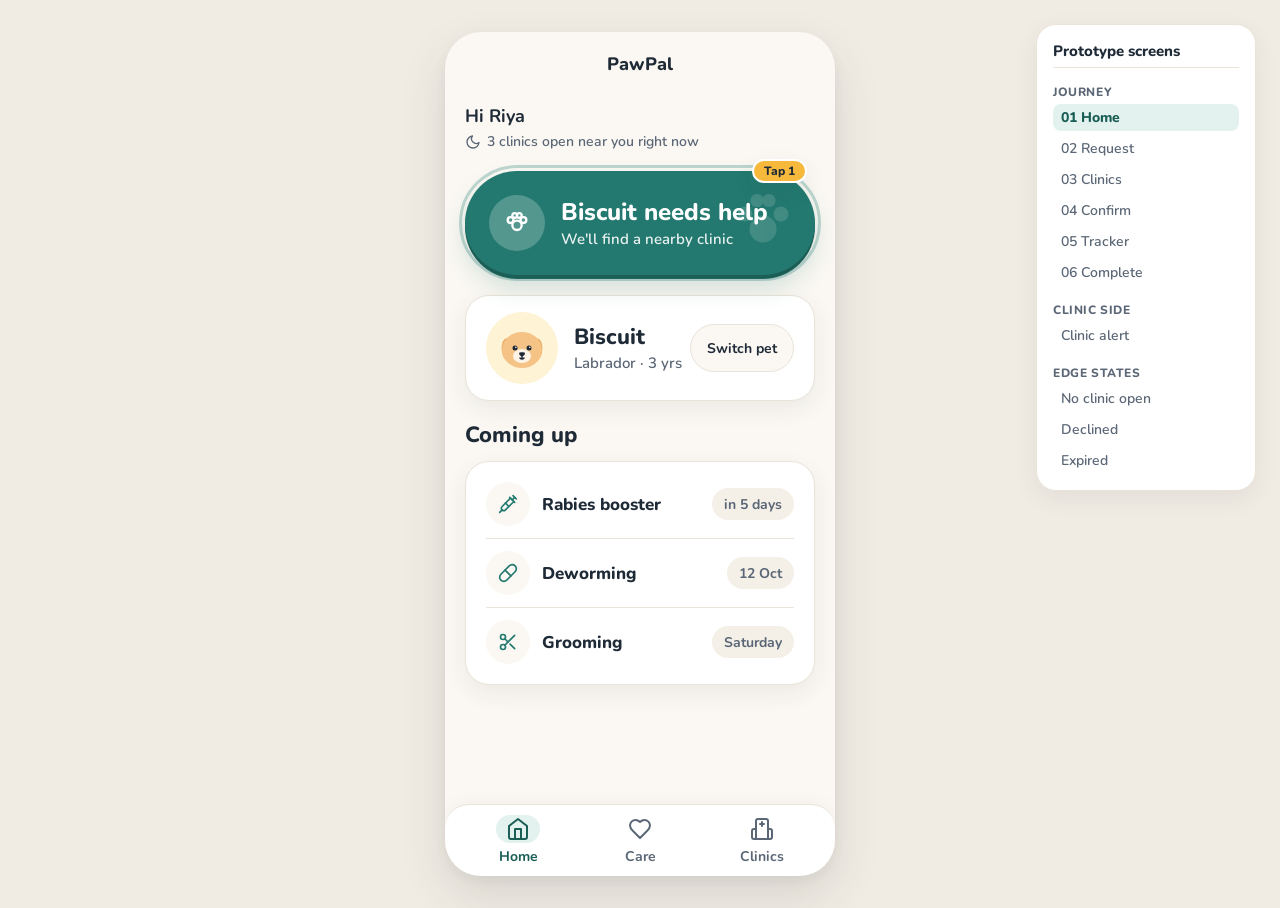
<file: index.html>
<!DOCTYPE html>
<html lang="en">
<head>
  <meta charset="UTF-8">
  <meta name="viewport" content="width=device-width, initial-scale=1.0">
  <title>PawPal · 01 Home</title>
  <!-- Google Fonts: Nunito -->
  <link rel="preconnect" href="https://fonts.googleapis.com">
  <link rel="preconnect" href="https://fonts.gstatic.com" crossorigin>
  <link href="https://fonts.googleapis.com/css2?family=Nunito:wght@500;600;700;800&display=swap" rel="stylesheet">
  <link rel="stylesheet" href="css/style.css">
</head>
<body class="annotate">

  <!-- Prototype Menu (outside the device) -->
  <nav class="proto-nav" aria-label="Prototype screens">
    <div class="proto-nav__heading">Prototype screens</div>
    <div class="proto-nav__group">
      <div class="proto-nav__group-title">Journey</div>
      <a href="index.html" class="proto-nav__link" aria-current="page">01 Home</a>
      <a href="request.html" class="proto-nav__link">02 Request</a>
      <a href="clinics.html" class="proto-nav__link">03 Clinics</a>
      <a href="confirm.html" class="proto-nav__link">04 Confirm</a>
      <a href="tracker.html" class="proto-nav__link">05 Tracker</a>
      <a href="complete.html" class="proto-nav__link">06 Complete</a>
    </div>
    <div class="proto-nav__group">
      <div class="proto-nav__group-title">Clinic side</div>
      <a href="clinic-alert.html" class="proto-nav__link">Clinic alert</a>
    </div>
    <div class="proto-nav__group">
      <div class="proto-nav__group-title">Edge states</div>
      <a href="edge-no-clinic.html" class="proto-nav__link">No clinic open</a>
      <a href="edge-declined.html" class="proto-nav__link">Declined</a>
      <a href="edge-expired.html" class="proto-nav__link">Expired</a>
    </div>
  </nav>

  <!-- Shell Stage -->
  <div class="stage">
    <div class="device">

      <!-- Topbar (Home has no back button) -->
      <header class="topbar">
        <div class="topbar__spacer" aria-hidden="true"></div>
        <div class="topbar__title">PawPal</div>
        <div class="topbar__spacer" aria-hidden="true"></div>
      </header>

      <!-- Main Screen Content -->
      <main class="screen">

        <!-- 1. Greeting -->
        <div class="greeting-block">
          <div style="font-size: 18px; font-weight: 700; color: var(--ink);">Hi Riya</div>
          <div class="greeting-meta">
            <svg width="16" height="16" viewBox="0 0 24 24" fill="none" stroke="currentColor" stroke-width="2" stroke-linecap="round" stroke-linejoin="round" aria-hidden="true">
              <path d="M21 12.79A9 9 0 1 1 11.21 3 7 7 0 0 0 21 12.79z"></path>
            </svg>
            <span>3 clinics open near you right now</span>
          </div>
        </div>

        <!-- 2. Hero Button -->
        <div style="position: relative;">
          <span class="tap-pin" aria-hidden="true">Tap 1</span>
          <a href="request.html" class="btn btn--hero">
            <span class="btn--hero__icon">
              <svg width="28" height="28" viewBox="0 0 24 24" fill="none" stroke="currentColor" stroke-width="2" stroke-linecap="round" stroke-linejoin="round" aria-hidden="true">
                <circle cx="12" cy="14" r="4"></circle>
                <circle cx="6.5" cy="9.5" r="2.5"></circle>
                <circle cx="10" cy="5.5" r="2"></circle>
                <circle cx="14" cy="5.5" r="2"></circle>
                <circle cx="17.5" cy="9.5" r="2.5"></circle>
              </svg>
            </span>
            <span class="btn--hero__content">
              <span class="btn--hero__title">Biscuit needs help</span>
              <span class="btn--hero__subtitle">We'll find a nearby clinic</span>
            </span>
            <span class="btn__deco" aria-hidden="true">
              <svg width="72" height="72" viewBox="0 0 24 24" fill="currentColor">
                <circle cx="12" cy="14" r="4.5"></circle>
                <circle cx="6" cy="9" r="2.5"></circle>
                <circle cx="10" cy="4.5" r="2.2"></circle>
                <circle cx="14" cy="4.5" r="2.2"></circle>
                <circle cx="18" cy="9" r="2.5"></circle>
              </svg>
            </span>
          </a>
        </div>

        <!-- 3. Pet Card -->
        <div class="pet-card">
          <div class="pet-card__main">
            <div class="pet-avatar pet-avatar--72">
              <svg width="72" height="72" viewBox="0 0 72 72" fill="none" aria-label="Biscuit the Labrador" role="img">
                <circle cx="36" cy="36" r="36" fill="#FFF3D6"/>
                <!-- Floppy Left Ear -->
                <path d="M22 26C16 26 14 36 17 44C19 49 24 50 25 45C26 40 25 32 22 26Z" fill="#E5A65E"/>
                <!-- Floppy Right Ear -->
                <path d="M50 26C56 26 58 36 55 44C53 49 48 50 47 45C46 40 47 32 50 26Z" fill="#E5A65E"/>
                <!-- Head Base -->
                <ellipse cx="36" cy="38" rx="20" ry="18" fill="#F6C386"/>
                <!-- Snout muzzle -->
                <ellipse cx="36" cy="44" rx="9" ry="7" fill="#FDF4E7"/>
                <!-- Nose -->
                <path d="M33 41C33 40 39 40 39 41C39 43 37 44.5 36 44.5C35 44.5 33 43 33 41Z" fill="#1F2A37"/>
                <!-- Mouth line -->
                <path d="M36 44.5V47M34 46C34.8 47 35.5 47 36 47C36.5 47 37.2 47 38 46" stroke="#1F2A37" stroke-width="1.5" stroke-linecap="round"/>
                <!-- Eyes -->
                <circle cx="29" cy="36" r="2.5" fill="#1F2A37"/>
                <circle cx="43" cy="36" r="2.5" fill="#1F2A37"/>
                <circle cx="29.8" cy="35.2" r="0.8" fill="#FFFFFF"/>
                <circle cx="43.8" cy="35.2" r="0.8" fill="#FFFFFF"/>
              </svg>
            </div>
            <div class="pet-card__info">
              <div class="pet-card__name">Biscuit</div>
              <div class="pet-card__meta">Labrador · 3 yrs</div>
            </div>
          </div>
          <a href="#" class="chip chip--action">Switch pet</a>
        </div>

        <!-- 4. Coming Up Section -->
        <div style="display: flex; flex-direction: column; gap: 12px;">
          <h2>Coming up</h2>
          <div class="card">
            <div class="list-rows">
              <div class="list-row">
                <div class="list-row__left">
                  <div class="list-row__icon">
                    <svg width="20" height="20" viewBox="0 0 24 24" fill="none" stroke="currentColor" stroke-width="2" stroke-linecap="round" stroke-linejoin="round" aria-hidden="true">
                      <path d="m18 2 4 4"></path>
                      <path d="m17 7 3-3"></path>
                      <path d="M19 9 8.7 19.3c-1 1-2.5 1-3.4 0l-.6-.6c-1-1-1-2.5 0-3.4L15 5"></path>
                      <path d="m9 11 4 4"></path>
                      <path d="m5 19-3 3"></path>
                      <path d="m14 4 6 6"></path>
                    </svg>
                  </div>
                  <div class="list-row__title">Rabies booster</div>
                </div>
                <span class="chip chip--service">in 5 days</span>
              </div>
              <div class="list-row">
                <div class="list-row__left">
                  <div class="list-row__icon">
                    <svg width="20" height="20" viewBox="0 0 24 24" fill="none" stroke="currentColor" stroke-width="2" stroke-linecap="round" stroke-linejoin="round" aria-hidden="true">
                      <path d="m10.5 20.5 10-10a4.95 4.95 0 1 0-7-7l-10 10a4.95 4.95 0 1 0 7 7Z"></path>
                      <path d="m8.5 8.5 7 7"></path>
                    </svg>
                  </div>
                  <div class="list-row__title">Deworming</div>
                </div>
                <span class="chip chip--service">12 Oct</span>
              </div>
              <div class="list-row">
                <div class="list-row__left">
                  <div class="list-row__icon">
                    <svg width="20" height="20" viewBox="0 0 24 24" fill="none" stroke="currentColor" stroke-width="2" stroke-linecap="round" stroke-linejoin="round" aria-hidden="true">
                      <circle cx="6" cy="6" r="3"></circle>
                      <circle cx="6" cy="18" r="3"></circle>
                      <line x1="20" y1="4" x2="8.12" y2="15.88"></line>
                      <line x1="14.47" y1="14.48" x2="20" y2="20"></line>
                      <line x1="8.12" y1="8.12" x2="12" y2="12"></line>
                    </svg>
                  </div>
                  <div class="list-row__title">Grooming</div>
                </div>
                <span class="chip chip--service">Saturday</span>
              </div>
            </div>
          </div>
        </div>

        <div class="screen__actions"></div>
      </main>

      <!-- 5. Bottom Nav -->
      <nav class="bottom-nav" aria-label="Bottom navigation">
        <a href="index.html" class="bottom-nav__item bottom-nav__item--current" aria-current="page">
          <span class="bottom-nav__icon-wrap">
            <svg width="24" height="24" viewBox="0 0 24 24" fill="none" stroke="currentColor" stroke-width="2" stroke-linecap="round" stroke-linejoin="round" aria-hidden="true">
              <path d="m3 9 9-7 9 7v11a2 2 0 0 1-2 2H5a2 2 0 0 1-2-2z"></path>
              <polyline points="9 22 9 12 15 12 15 22"></polyline>
            </svg>
          </span>
          <span>Home</span>
        </a>
        <a href="#" class="bottom-nav__item">
          <span class="bottom-nav__icon-wrap">
            <svg width="24" height="24" viewBox="0 0 24 24" fill="none" stroke="currentColor" stroke-width="2" stroke-linecap="round" stroke-linejoin="round" aria-hidden="true">
              <path d="M19 14c1.49-1.46 3-3.21 3-5.5A5.5 5.5 0 0 0 16.5 3c-1.76 0-3 .5-4.5 2-1.5-1.5-2.74-2-4.5-2A5.5 5.5 0 0 0 2 8.5c0 2.3 1.5 4.05 3 5.5l7 7Z"></path>
            </svg>
          </span>
          <span>Care</span>
        </a>
        <a href="#" class="bottom-nav__item">
          <span class="bottom-nav__icon-wrap">
            <svg width="24" height="24" viewBox="0 0 24 24" fill="none" stroke="currentColor" stroke-width="2" stroke-linecap="round" stroke-linejoin="round" aria-hidden="true">
              <path d="M6 22V4a2 2 0 0 1 2-2h8a2 2 0 0 1 2 2v18Z"></path>
              <path d="M6 12H4a2 2 0 0 0-2 2v6a2 2 0 0 0 2 2h2"></path>
              <path d="M18 12h2a2 2 0 0 1 2 2v6a2 2 0 0 1-2 2h-2"></path>
              <path d="M10 7h4"></path>
              <path d="M12 5v4"></path>
            </svg>
          </span>
          <span>Clinics</span>
        </a>
      </nav>

    </div>
  </div>

</body>
</html>
</file>
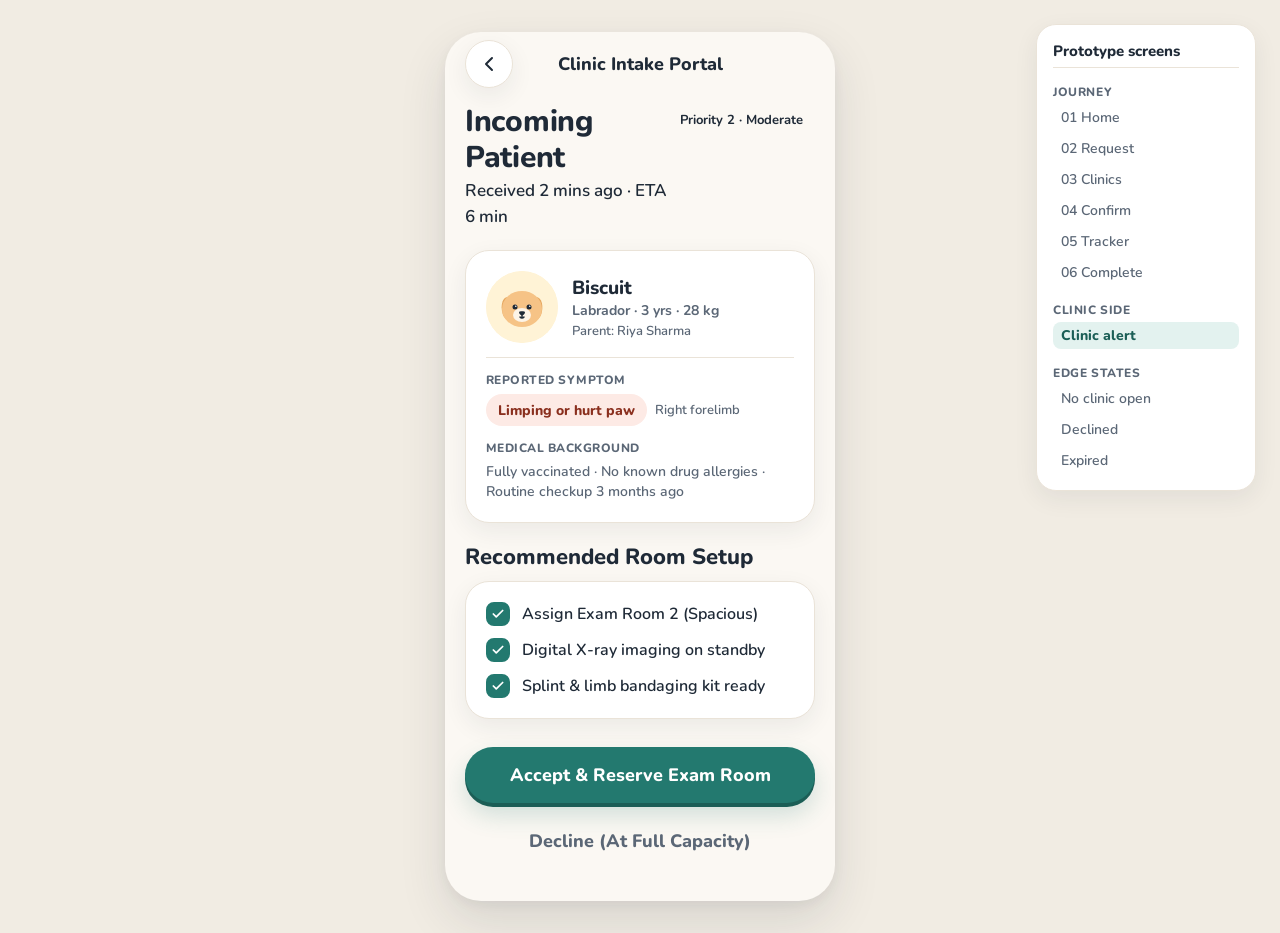
<file: clinic-alert.html>
<!-- Triage Priority Mapping: Limping or hurt paw -> Priority 2 (Prompt attention required; prepare exam room & splint/imaging) -->
<!DOCTYPE html>
<html lang="en">
<head>
  <meta charset="UTF-8">
  <meta name="viewport" content="width=device-width, initial-scale=1.0">
  <title>PawPal · Clinic Alert</title>
  <!-- Google Fonts: Nunito -->
  <link rel="preconnect" href="https://fonts.googleapis.com">
  <link rel="preconnect" href="https://fonts.gstatic.com" crossorigin>
  <link href="https://fonts.googleapis.com/css2?family=Nunito:wght@500;600;700;800&display=swap" rel="stylesheet">
  <link rel="stylesheet" href="css/style.css">
</head>
<body class="annotate">

  <!-- Prototype Menu (outside the device) -->
  <nav class="proto-nav" aria-label="Prototype screens">
    <div class="proto-nav__heading">Prototype screens</div>
    <div class="proto-nav__group">
      <div class="proto-nav__group-title">Journey</div>
      <a href="index.html" class="proto-nav__link">01 Home</a>
      <a href="request.html" class="proto-nav__link">02 Request</a>
      <a href="clinics.html" class="proto-nav__link">03 Clinics</a>
      <a href="confirm.html" class="proto-nav__link">04 Confirm</a>
      <a href="tracker.html" class="proto-nav__link">05 Tracker</a>
      <a href="complete.html" class="proto-nav__link">06 Complete</a>
    </div>
    <div class="proto-nav__group">
      <div class="proto-nav__group-title">Clinic side</div>
      <a href="clinic-alert.html" class="proto-nav__link" aria-current="page">Clinic alert</a>
    </div>
    <div class="proto-nav__group">
      <div class="proto-nav__group-title">Edge states</div>
      <a href="edge-no-clinic.html" class="proto-nav__link">No clinic open</a>
      <a href="edge-declined.html" class="proto-nav__link">Declined</a>
      <a href="edge-expired.html" class="proto-nav__link">Expired</a>
    </div>
  </nav>

  <!-- Shell Stage -->
  <div class="stage">
    <div class="device">

      <!-- Topbar (Clinic Portal) -->
      <header class="topbar">
        <a href="index.html" class="topbar__back" aria-label="Go to parent home">
          <svg width="24" height="24" viewBox="0 0 24 24" fill="none" stroke="currentColor" stroke-width="2" stroke-linecap="round" stroke-linejoin="round" aria-hidden="true">
            <polyline points="15 18 9 12 15 6"></polyline>
          </svg>
        </a>
        <div class="topbar__title">Clinic Intake Portal</div>
        <div class="topbar__spacer" aria-hidden="true"></div>
      </header>

      <!-- Main Screen Content -->
      <main class="screen">

        <!-- Intake Header -->
        <div style="display: flex; justify-content: space-between; align-items: flex-start;">
          <div>
            <h1>Incoming Patient</h1>
            <p class="subtitle" style="margin-top: 2px;">Received 2 mins ago · ETA 6 min</p>
          </div>
          <span class="chip chip--coral" style="font-size: 13px;">Priority 2 · Moderate</span>
        </div>

        <!-- Patient Profile Card -->
        <div class="card" style="display: flex; flex-direction: column; gap: 14px;">
          <div style="display: flex; gap: 14px; align-items: center;">
            <div class="pet-avatar pet-avatar--72">
              <svg width="72" height="72" viewBox="0 0 72 72" fill="none" aria-label="Biscuit the Labrador" role="img">
                <circle cx="36" cy="36" r="36" fill="#FFF3D6"/>
                <!-- Floppy Left Ear -->
                <path d="M22 26C16 26 14 36 17 44C19 49 24 50 25 45C26 40 25 32 22 26Z" fill="#E5A65E"/>
                <!-- Floppy Right Ear -->
                <path d="M50 26C56 26 58 36 55 44C53 49 48 50 47 45C46 40 47 32 50 26Z" fill="#E5A65E"/>
                <!-- Head Base -->
                <ellipse cx="36" cy="38" rx="20" ry="18" fill="#F6C386"/>
                <!-- Snout muzzle -->
                <ellipse cx="36" cy="44" rx="9" ry="7" fill="#FDF4E7"/>
                <!-- Nose -->
                <path d="M33 41C33 40 39 40 39 41C39 43 37 44.5 36 44.5C35 44.5 33 43 33 41Z" fill="#1F2A37"/>
                <!-- Mouth line -->
                <path d="M36 44.5V47M34 46C34.8 47 35.5 47 36 47C36.5 47 37.2 47 38 46" stroke="#1F2A37" stroke-width="1.5" stroke-linecap="round"/>
                <!-- Eyes -->
                <circle cx="29" cy="36" r="2.5" fill="#1F2A37"/>
                <circle cx="43" cy="36" r="2.5" fill="#1F2A37"/>
                <circle cx="29.8" cy="35.2" r="0.8" fill="#FFFFFF"/>
                <circle cx="43.8" cy="35.2" r="0.8" fill="#FFFFFF"/>
              </svg>
            </div>
            <div>
              <div style="font-size: 19px; font-weight: 800; color: var(--ink);">Biscuit</div>
              <div style="font-size: 14px; font-weight: 700; color: var(--ink-soft);">Labrador · 3 yrs · 28 kg</div>
              <div style="font-size: 13px; font-weight: 600; color: var(--ink-soft); margin-top: 2px;">Parent: Riya Sharma</div>
            </div>
          </div>

          <hr style="border: 0; border-top: 1px solid var(--line); margin: 0;">

          <!-- Triage Symptoms Details -->
          <div style="display: flex; flex-direction: column; gap: 6px;">
            <div style="font-size: 12px; font-weight: 800; text-transform: uppercase; letter-spacing: 0.04em; color: var(--ink-soft);">Reported Symptom</div>
            <div style="font-size: 15px; font-weight: 700; color: var(--ink); display: flex; align-items: center; gap: 8px;">
              <span class="chip chip--service" style="background-color: var(--coral-tint); color: var(--coral-ink); font-weight: 800;">Limping or hurt paw</span>
              <span style="font-size: 13px; font-weight: 600; color: var(--ink-soft);">Right forelimb</span>
            </div>
          </div>

          <!-- Medical Background -->
          <div style="display: flex; flex-direction: column; gap: 6px;">
            <div style="font-size: 12px; font-weight: 800; text-transform: uppercase; letter-spacing: 0.04em; color: var(--ink-soft);">Medical Background</div>
            <div style="font-size: 14px; line-height: 20px; font-weight: 600; color: var(--ink-soft);">
              Fully vaccinated · No known drug allergies · Routine checkup 3 months ago
            </div>
          </div>
        </div>

        <!-- Recommended Room Setup Checklist -->
        <div style="display: flex; flex-direction: column; gap: 10px;">
          <h2>Recommended Room Setup</h2>
          <div class="card">
            <div class="checklist">
              <div class="checklist__item checklist__item--checked">
                <span class="checklist__box" aria-hidden="true">
                  <svg width="14" height="14" viewBox="0 0 24 24" fill="none" stroke="currentColor" stroke-width="3" stroke-linecap="round" stroke-linejoin="round">
                    <polyline points="20 6 9 17 4 12"></polyline>
                  </svg>
                </span>
                <span>Assign Exam Room 2 (Spacious)</span>
              </div>
              <div class="checklist__item checklist__item--checked">
                <span class="checklist__box" aria-hidden="true">
                  <svg width="14" height="14" viewBox="0 0 24 24" fill="none" stroke="currentColor" stroke-width="3" stroke-linecap="round" stroke-linejoin="round">
                    <polyline points="20 6 9 17 4 12"></polyline>
                  </svg>
                </span>
                <span>Digital X-ray imaging on standby</span>
              </div>
              <div class="checklist__item checklist__item--checked">
                <span class="checklist__box" aria-hidden="true">
                  <svg width="14" height="14" viewBox="0 0 24 24" fill="none" stroke="currentColor" stroke-width="3" stroke-linecap="round" stroke-linejoin="round">
                    <polyline points="20 6 9 17 4 12"></polyline>
                  </svg>
                </span>
                <span>Splint & limb bandaging kit ready</span>
              </div>
            </div>
          </div>
        </div>

        <!-- Actions -->
        <div class="screen__actions" style="display: flex; flex-direction: column; gap: 10px;">
          <a href="tracker.html" class="btn btn--primary">Accept & Reserve Exam Room</a>
          <a href="edge-declined.html" class="btn btn--secondary" style="border-color: var(--line); color: var(--ink-soft);">Decline (At Full Capacity)</a>
        </div>

      </main>

    </div>
  </div>

</body>
</html>
</file>
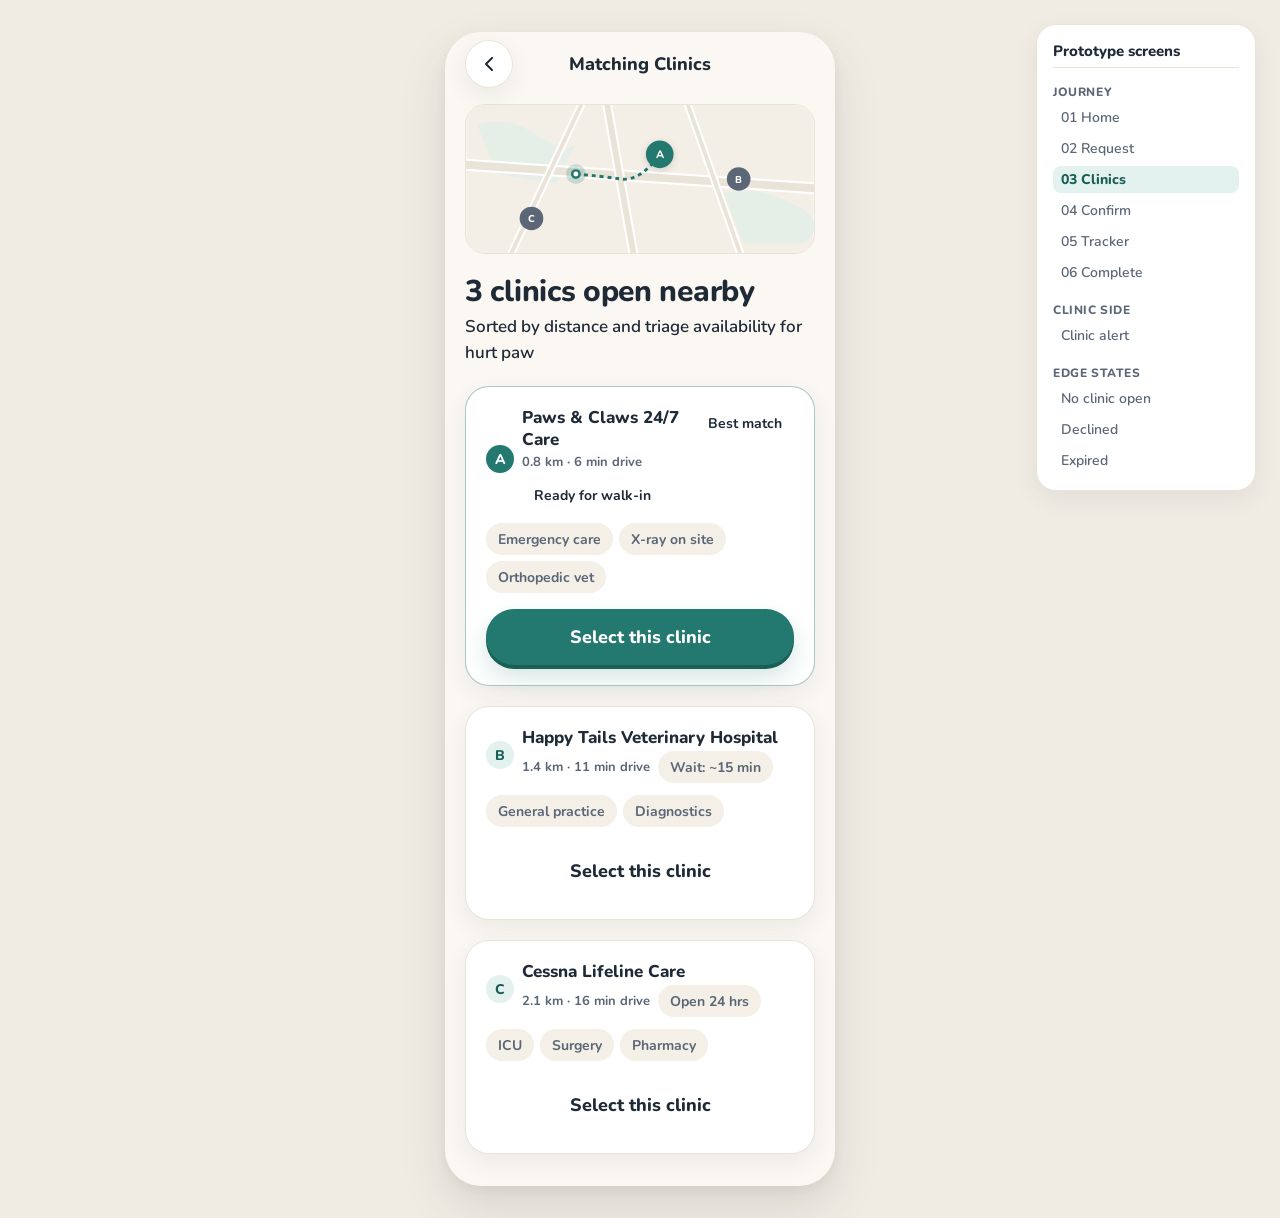
<file: clinics.html>
<!DOCTYPE html>
<html lang="en">
<head>
  <meta charset="UTF-8">
  <meta name="viewport" content="width=device-width, initial-scale=1.0">
  <title>PawPal · 03 Clinics</title>
  <!-- Google Fonts: Nunito -->
  <link rel="preconnect" href="https://fonts.googleapis.com">
  <link rel="preconnect" href="https://fonts.gstatic.com" crossorigin>
  <link href="https://fonts.googleapis.com/css2?family=Nunito:wght@500;600;700;800&display=swap" rel="stylesheet">
  <link rel="stylesheet" href="css/style.css">
</head>
<body class="annotate">

  <!-- Prototype Menu (outside the device) -->
  <nav class="proto-nav" aria-label="Prototype screens">
    <div class="proto-nav__heading">Prototype screens</div>
    <div class="proto-nav__group">
      <div class="proto-nav__group-title">Journey</div>
      <a href="index.html" class="proto-nav__link">01 Home</a>
      <a href="request.html" class="proto-nav__link">02 Request</a>
      <a href="clinics.html" class="proto-nav__link" aria-current="page">03 Clinics</a>
      <a href="confirm.html" class="proto-nav__link">04 Confirm</a>
      <a href="tracker.html" class="proto-nav__link">05 Tracker</a>
      <a href="complete.html" class="proto-nav__link">06 Complete</a>
    </div>
    <div class="proto-nav__group">
      <div class="proto-nav__group-title">Clinic side</div>
      <a href="clinic-alert.html" class="proto-nav__link">Clinic alert</a>
    </div>
    <div class="proto-nav__group">
      <div class="proto-nav__group-title">Edge states</div>
      <a href="edge-no-clinic.html" class="proto-nav__link">No clinic open</a>
      <a href="edge-declined.html" class="proto-nav__link">Declined</a>
      <a href="edge-expired.html" class="proto-nav__link">Expired</a>
    </div>
  </nav>

  <!-- Shell Stage -->
  <div class="stage">
    <div class="device">

      <!-- Topbar -->
      <header class="topbar">
        <a href="request.html" class="topbar__back" aria-label="Go back to request screen">
          <svg width="24" height="24" viewBox="0 0 24 24" fill="none" stroke="currentColor" stroke-width="2" stroke-linecap="round" stroke-linejoin="round" aria-hidden="true">
            <polyline points="15 18 9 12 15 6"></polyline>
          </svg>
        </a>
        <div class="topbar__title">Matching Clinics</div>
        <div class="topbar__spacer" aria-hidden="true"></div>
      </header>

      <!-- Main Screen Content -->
      <main class="screen">

        <!-- Map Schematic Placeholder -->
        <div class="map-box" aria-label="Map showing 3 nearby clinics" role="region">
          <svg class="map-svg" viewBox="0 0 350 150" fill="none" xmlns="http://www.w3.org/2000/svg" aria-hidden="true">
            <!-- Background land -->
            <rect width="350" height="150" fill="#F4EFE6"/>
            <!-- Park / green zones -->
            <path d="M10 20 Q40 10 70 30 T110 40 L90 80 L30 70 Z" fill="#E2EFE9" opacity="0.8"/>
            <path d="M260 90 Q290 80 330 100 T340 140 L280 140 Z" fill="#E2EFE9" opacity="0.8"/>
            <!-- Road network -->
            <path d="M-10 60 L360 85" stroke="#FFFFFF" stroke-width="12" stroke-linecap="round"/>
            <path d="M-10 60 L360 85" stroke="#EAE3D8" stroke-width="8" stroke-linecap="round"/>

            <path d="M140 -10 L170 160" stroke="#FFFFFF" stroke-width="10" stroke-linecap="round"/>
            <path d="M140 -10 L170 160" stroke="#EAE3D8" stroke-width="6" stroke-linecap="round"/>

            <path d="M40 160 L120 -10" stroke="#FFFFFF" stroke-width="8" stroke-linecap="round"/>
            <path d="M40 160 L120 -10" stroke="#EAE3D8" stroke-width="4" stroke-linecap="round"/>

            <path d="M220 -10 L280 160" stroke="#FFFFFF" stroke-width="8" stroke-linecap="round"/>
            <path d="M220 -10 L280 160" stroke="#EAE3D8" stroke-width="4" stroke-linecap="round"/>

            <!-- Connecting route to Clinic A -->
            <path d="M110 70 Q135 72 155 75 T195 50" stroke="#23796F" stroke-width="3" stroke-dasharray="4 4" fill="none"/>

            <!-- You are here pin -->
            <g transform="translate(110, 70)">
              <circle cx="0" cy="0" r="10" fill="#23796F" fill-opacity="0.2"/>
              <circle cx="0" cy="0" r="5" fill="#23796F"/>
              <circle cx="0" cy="0" r="2.5" fill="#FFFFFF"/>
            </g>

            <!-- Pin A (Best match) -->
            <g transform="translate(195, 50)">
              <circle cx="0" cy="0" r="14" fill="#23796F" filter="drop-shadow(0 2px 4px rgba(0,0,0,0.15))"/>
              <text x="0" y="4" fill="#FFFFFF" font-family="'Nunito', sans-serif" font-weight="800" font-size="11" text-anchor="middle">A</text>
            </g>

            <!-- Pin B -->
            <g transform="translate(275, 75)">
              <circle cx="0" cy="0" r="12" fill="#5B6776"/>
              <text x="0" y="4" fill="#FFFFFF" font-family="'Nunito', sans-serif" font-weight="800" font-size="10" text-anchor="middle">B</text>
            </g>

            <!-- Pin C -->
            <g transform="translate(65, 115)">
              <circle cx="0" cy="0" r="12" fill="#5B6776"/>
              <text x="0" y="4" fill="#FFFFFF" font-family="'Nunito', sans-serif" font-weight="800" font-size="10" text-anchor="middle">C</text>
            </g>
          </svg>
        </div>

        <!-- Heading -->
        <div>
          <h1>3 clinics open nearby</h1>
          <p class="subtitle" style="margin-top: 4px;">Sorted by distance and triage availability for hurt paw</p>
        </div>

        <!-- 1. Clinic Card A (Best Match) -->
        <article class="card card--interactive clinic-card" style="border-color: rgba(35, 121, 111, 0.4);">
          <div class="clinic-card__header">
            <div class="clinic-card__title-group">
              <span class="clinic-pin-badge" style="background-color: var(--primary); color: #FFFFFF;" aria-label="Clinic marker A">A</span>
              <div>
                <h2 style="font-size: 17px; line-height: 22px; margin: 0;">Paws & Claws 24/7 Care</h2>
                <div class="clinic-card__meta-row" style="margin-top: 2px;">
                  <span style="font-size: 13px; font-weight: 700; color: var(--ink-soft);">0.8 km · 6 min drive</span>
                  <span class="chip chip--status-ready">Ready for walk-in</span>
                </div>
              </div>
            </div>
            <span class="chip chip--best-match">Best match</span>
          </div>

          <!-- Service Chips -->
          <div style="display: flex; flex-wrap: wrap; gap: 6px;">
            <span class="chip chip--service">Emergency care</span>
            <span class="chip chip--service">X-ray on site</span>
            <span class="chip chip--service">Orthopedic vet</span>
          </div>

          <!-- CTA Button -->
          <a href="confirm.html" class="btn btn--primary" style="margin-top: 4px;">Select this clinic</a>
        </article>

        <!-- 2. Clinic Card B -->
        <article class="card clinic-card">
          <div class="clinic-card__header">
            <div class="clinic-card__title-group">
              <span class="clinic-pin-badge" aria-label="Clinic marker B">B</span>
              <div>
                <h2 style="font-size: 17px; line-height: 22px; margin: 0;">Happy Tails Veterinary Hospital</h2>
                <div class="clinic-card__meta-row" style="margin-top: 2px;">
                  <span style="font-size: 13px; font-weight: 700; color: var(--ink-soft);">1.4 km · 11 min drive</span>
                  <span class="chip chip--service">Wait: ~15 min</span>
                </div>
              </div>
            </div>
          </div>

          <!-- Service Chips -->
          <div style="display: flex; flex-wrap: wrap; gap: 6px;">
            <span class="chip chip--service">General practice</span>
            <span class="chip chip--service">Diagnostics</span>
          </div>

          <!-- CTA Button -->
          <a href="confirm.html" class="btn btn--secondary" style="margin-top: 4px;">Select this clinic</a>
        </article>

        <!-- 3. Clinic Card C -->
        <article class="card clinic-card">
          <div class="clinic-card__header">
            <div class="clinic-card__title-group">
              <span class="clinic-pin-badge" aria-label="Clinic marker C">C</span>
              <div>
                <h2 style="font-size: 17px; line-height: 22px; margin: 0;">Cessna Lifeline Care</h2>
                <div class="clinic-card__meta-row" style="margin-top: 2px;">
                  <span style="font-size: 13px; font-weight: 700; color: var(--ink-soft);">2.1 km · 16 min drive</span>
                  <span class="chip chip--service">Open 24 hrs</span>
                </div>
              </div>
            </div>
          </div>

          <!-- Service Chips -->
          <div style="display: flex; flex-wrap: wrap; gap: 6px;">
            <span class="chip chip--service">ICU</span>
            <span class="chip chip--service">Surgery</span>
            <span class="chip chip--service">Pharmacy</span>
          </div>

          <!-- CTA Button -->
          <a href="confirm.html" class="btn btn--secondary" style="margin-top: 4px;">Select this clinic</a>
        </article>

      </main>

    </div>
  </div>

</body>
</html>
</file>
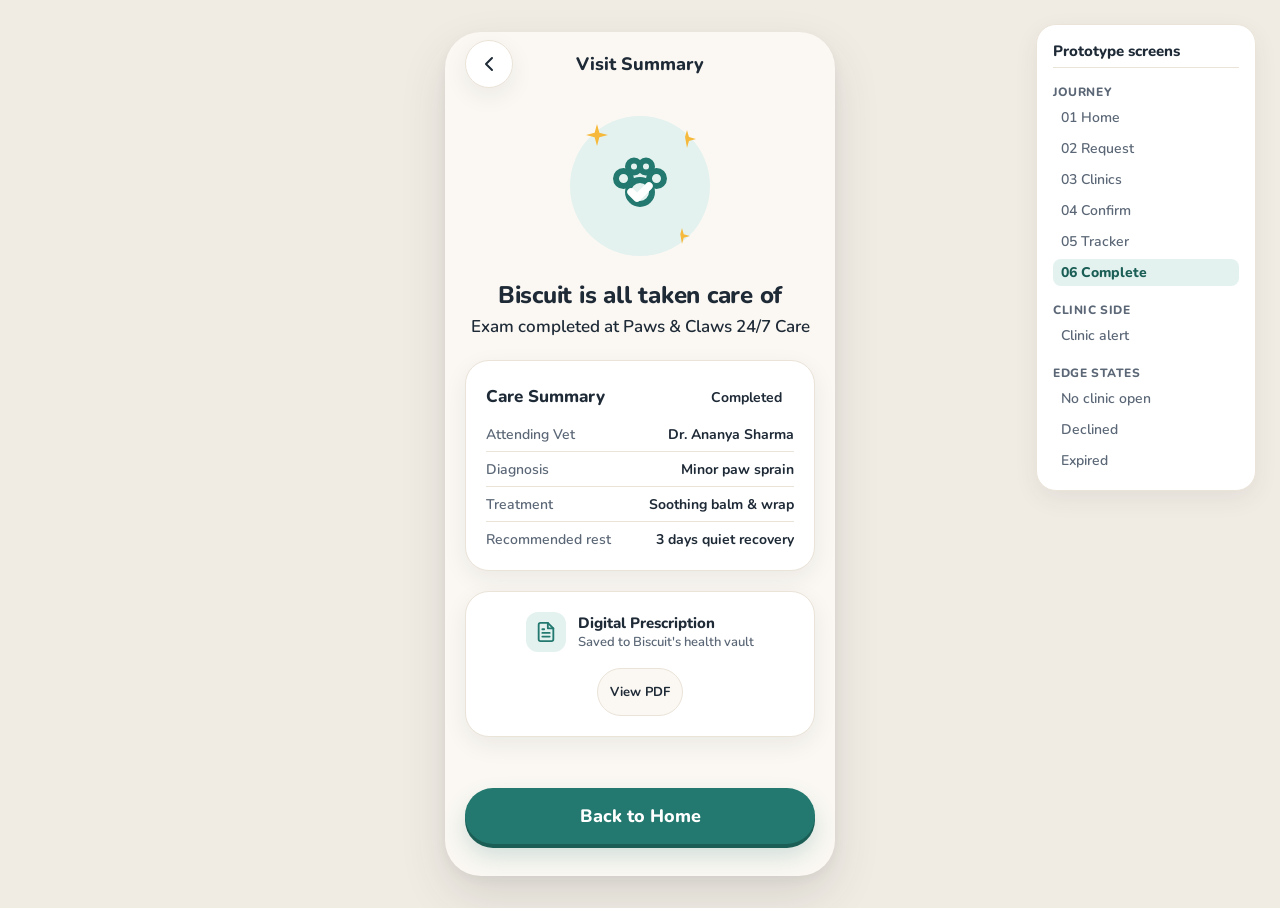
<file: complete.html>
<!DOCTYPE html>
<html lang="en">
<head>
  <meta charset="UTF-8">
  <meta name="viewport" content="width=device-width, initial-scale=1.0">
  <title>PawPal · 06 Complete</title>
  <!-- Google Fonts: Nunito -->
  <link rel="preconnect" href="https://fonts.googleapis.com">
  <link rel="preconnect" href="https://fonts.gstatic.com" crossorigin>
  <link href="https://fonts.googleapis.com/css2?family=Nunito:wght@500;600;700;800&display=swap" rel="stylesheet">
  <link rel="stylesheet" href="css/style.css">
</head>
<body class="annotate">

  <!-- Prototype Menu (outside the device) -->
  <nav class="proto-nav" aria-label="Prototype screens">
    <div class="proto-nav__heading">Prototype screens</div>
    <div class="proto-nav__group">
      <div class="proto-nav__group-title">Journey</div>
      <a href="index.html" class="proto-nav__link">01 Home</a>
      <a href="request.html" class="proto-nav__link">02 Request</a>
      <a href="clinics.html" class="proto-nav__link">03 Clinics</a>
      <a href="confirm.html" class="proto-nav__link">04 Confirm</a>
      <a href="tracker.html" class="proto-nav__link">05 Tracker</a>
      <a href="complete.html" class="proto-nav__link" aria-current="page">06 Complete</a>
    </div>
    <div class="proto-nav__group">
      <div class="proto-nav__group-title">Clinic side</div>
      <a href="clinic-alert.html" class="proto-nav__link">Clinic alert</a>
    </div>
    <div class="proto-nav__group">
      <div class="proto-nav__group-title">Edge states</div>
      <a href="edge-no-clinic.html" class="proto-nav__link">No clinic open</a>
      <a href="edge-declined.html" class="proto-nav__link">Declined</a>
      <a href="edge-expired.html" class="proto-nav__link">Expired</a>
    </div>
  </nav>

  <!-- Shell Stage -->
  <div class="stage">
    <div class="device">

      <!-- Topbar -->
      <header class="topbar">
        <a href="tracker.html" class="topbar__back" aria-label="Go back to tracker">
          <svg width="24" height="24" viewBox="0 0 24 24" fill="none" stroke="currentColor" stroke-width="2" stroke-linecap="round" stroke-linejoin="round" aria-hidden="true">
            <polyline points="15 18 9 12 15 6"></polyline>
          </svg>
        </a>
        <div class="topbar__title">Visit Summary</div>
        <div class="topbar__spacer" aria-hidden="true"></div>
      </header>

      <!-- Main Screen Content -->
      <main class="screen">

        <!-- 1. 140px Badge Illustration with Sparkles -->
        <div class="complete-illustration" aria-hidden="true">
          <!-- Sparkle Top Left -->
          <svg class="sparkle" style="top: 8px; left: 16px; width: 22px; height: 22px;" viewBox="0 0 24 24" fill="currentColor">
            <path d="M12 0L14.59 9.41L24 12L14.59 14.59L12 24L9.41 14.59L0 12L9.41 9.41L12 0Z"/>
          </svg>
          <!-- Sparkle Top Right -->
          <svg class="sparkle" style="top: 14px; right: 14px; width: 18px; height: 18px;" viewBox="0 0 24 24" fill="currentColor">
            <path d="M12 0L14.59 9.41L24 12L14.59 14.59L12 24L9.41 9.41L12 0Z"/>
          </svg>
          <!-- Sparkle Bottom Right -->
          <svg class="sparkle" style="bottom: 12px; right: 20px; width: 16px; height: 16px;" viewBox="0 0 24 24" fill="currentColor">
            <path d="M12 0L14.59 9.41L24 12L14.59 14.59L12 24L9.41 9.41L12 0Z"/>
          </svg>

          <!-- Main Badge Center Icon (Paw with checkmark) -->
          <svg width="72" height="72" viewBox="0 0 24 24" fill="none" stroke="currentColor" stroke-width="2" stroke-linecap="round" stroke-linejoin="round">
            <circle cx="12" cy="14" r="4"></circle>
            <circle cx="6.5" cy="9.5" r="2.5"></circle>
            <circle cx="10" cy="5.5" r="2"></circle>
            <circle cx="14" cy="5.5" r="2"></circle>
            <circle cx="17.5" cy="9.5" r="2.5"></circle>
            <polyline points="9 14 11 16 15 12" stroke="#FFFFFF" stroke-width="2.5"></polyline>
          </svg>
        </div>

        <!-- 2. Heading & Subtitle -->
        <div style="text-align: center; margin-top: 4px;">
          <h1 style="font-size: 24px; line-height: 30px;">Biscuit is all taken care of</h1>
          <p class="subtitle" style="margin-top: 4px;">Exam completed at Paws & Claws 24/7 Care</p>
        </div>

        <!-- 3. Care Summary Card -->
        <div class="card" style="display: flex; flex-direction: column; gap: 12px;">
          <div style="display: flex; justify-content: space-between; align-items: center;">
            <h2 style="font-size: 17px; margin: 0;">Care Summary</h2>
            <span class="chip chip--status-ready">Completed</span>
          </div>

          <div style="display: flex; flex-direction: column; gap: 8px; font-size: 14px; line-height: 20px;">
            <div style="display: flex; justify-content: space-between; border-bottom: 1px solid var(--line); padding-bottom: 6px;">
              <span style="color: var(--ink-soft); font-weight: 600;">Attending Vet</span>
              <span style="color: var(--ink); font-weight: 700;">Dr. Ananya Sharma</span>
            </div>
            <div style="display: flex; justify-content: space-between; border-bottom: 1px solid var(--line); padding-bottom: 6px;">
              <span style="color: var(--ink-soft); font-weight: 600;">Diagnosis</span>
              <span style="color: var(--ink); font-weight: 700;">Minor paw sprain</span>
            </div>
            <div style="display: flex; justify-content: space-between; border-bottom: 1px solid var(--line); padding-bottom: 6px;">
              <span style="color: var(--ink-soft); font-weight: 600;">Treatment</span>
              <span style="color: var(--ink); font-weight: 700;">Soothing balm & wrap</span>
            </div>
            <div style="display: flex; justify-content: space-between;">
              <span style="color: var(--ink-soft); font-weight: 600;">Recommended rest</span>
              <span style="color: var(--ink); font-weight: 700;">3 days quiet recovery</span>
            </div>
          </div>
        </div>

        <!-- 4. Digital Records Card -->
        <div class="card" style="display: flex; align-items: center; justify-content: space-between;">
          <div style="display: flex; align-items: center; gap: 12px;">
            <div style="width: 40px; height: 40px; border-radius: 12px; background-color: var(--primary-tint); color: var(--primary); display: flex; align-items: center; justify-content: center;">
              <svg width="22" height="22" viewBox="0 0 24 24" fill="none" stroke="currentColor" stroke-width="2" stroke-linecap="round" stroke-linejoin="round" aria-hidden="true">
                <path d="M14 2H6a2 2 0 0 0-2 2v16a2 2 0 0 0 2 2h12a2 2 0 0 0 2-2V8z"></path>
                <polyline points="14 2 14 8 20 8"></polyline>
                <line x1="16" y1="13" x2="8" y2="13"></line>
                <line x1="16" y1="17" x2="8" y2="17"></line>
                <polyline points="10 9 9 9 8 9"></polyline>
              </svg>
            </div>
            <div>
              <div style="font-size: 15px; font-weight: 800; color: var(--ink);">Digital Prescription</div>
              <div style="font-size: 13px; font-weight: 600; color: var(--ink-soft);">Saved to Biscuit's health vault</div>
            </div>
          </div>
          <a href="#" class="chip chip--action" style="padding: 6px 12px; font-size: 13px;">View PDF</a>
        </div>

        <!-- Sticky Actions Area -->
        <div class="screen__actions">
          <a href="index.html" class="btn btn--primary">Back to Home</a>
        </div>

      </main>

    </div>
  </div>

</body>
</html>
</file>
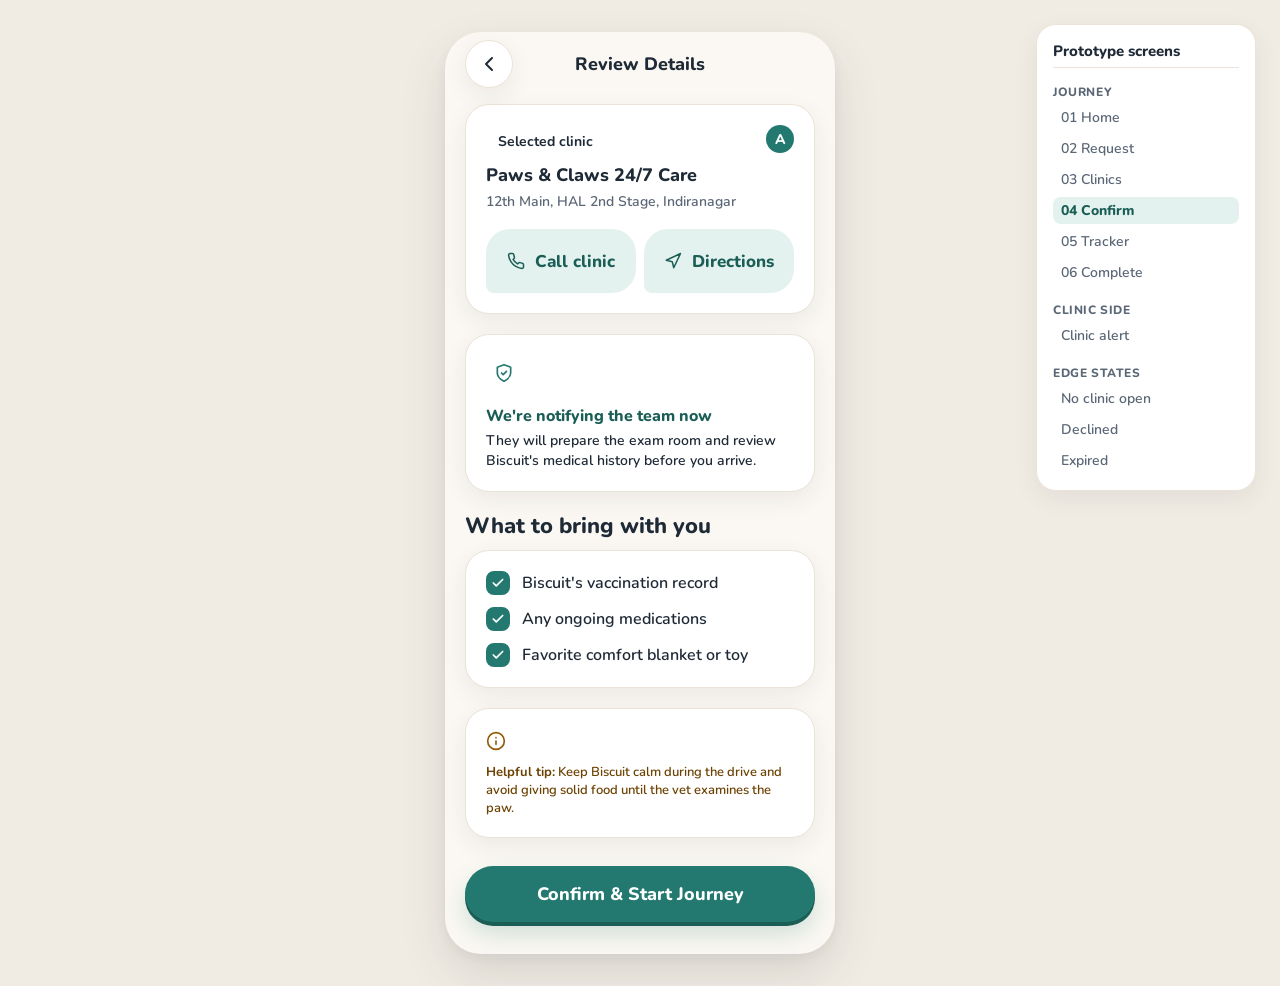
<file: confirm.html>
<!DOCTYPE html>
<html lang="en">
<head>
  <meta charset="UTF-8">
  <meta name="viewport" content="width=device-width, initial-scale=1.0">
  <title>PawPal · 04 Confirm</title>
  <!-- Google Fonts: Nunito -->
  <link rel="preconnect" href="https://fonts.googleapis.com">
  <link rel="preconnect" href="https://fonts.gstatic.com" crossorigin>
  <link href="https://fonts.googleapis.com/css2?family=Nunito:wght@500;600;700;800&display=swap" rel="stylesheet">
  <link rel="stylesheet" href="css/style.css">
</head>
<body class="annotate">

  <!-- Prototype Menu (outside the device) -->
  <nav class="proto-nav" aria-label="Prototype screens">
    <div class="proto-nav__heading">Prototype screens</div>
    <div class="proto-nav__group">
      <div class="proto-nav__group-title">Journey</div>
      <a href="index.html" class="proto-nav__link">01 Home</a>
      <a href="request.html" class="proto-nav__link">02 Request</a>
      <a href="clinics.html" class="proto-nav__link">03 Clinics</a>
      <a href="confirm.html" class="proto-nav__link" aria-current="page">04 Confirm</a>
      <a href="tracker.html" class="proto-nav__link">05 Tracker</a>
      <a href="complete.html" class="proto-nav__link">06 Complete</a>
    </div>
    <div class="proto-nav__group">
      <div class="proto-nav__group-title">Clinic side</div>
      <a href="clinic-alert.html" class="proto-nav__link">Clinic alert</a>
    </div>
    <div class="proto-nav__group">
      <div class="proto-nav__group-title">Edge states</div>
      <a href="edge-no-clinic.html" class="proto-nav__link">No clinic open</a>
      <a href="edge-declined.html" class="proto-nav__link">Declined</a>
      <a href="edge-expired.html" class="proto-nav__link">Expired</a>
    </div>
  </nav>

  <!-- Shell Stage -->
  <div class="stage">
    <div class="device">

      <!-- Topbar -->
      <header class="topbar">
        <a href="clinics.html" class="topbar__back" aria-label="Go back to clinic list">
          <svg width="24" height="24" viewBox="0 0 24 24" fill="none" stroke="currentColor" stroke-width="2" stroke-linecap="round" stroke-linejoin="round" aria-hidden="true">
            <polyline points="15 18 9 12 15 6"></polyline>
          </svg>
        </a>
        <div class="topbar__title">Review Details</div>
        <div class="topbar__spacer" aria-hidden="true"></div>
      </header>

      <!-- Main Screen Content -->
      <main class="screen">

        <!-- 1. Selected Clinic Card -->
        <div class="card" style="display: flex; flex-direction: column; gap: 14px;">
          <div style="display: flex; justify-content: space-between; align-items: flex-start;">
            <div>
              <span class="chip chip--status-ready" style="margin-bottom: 6px;">Selected clinic</span>
              <h2 style="font-size: 18px; line-height: 24px; margin: 0;">Paws & Claws 24/7 Care</h2>
              <p style="font-size: 14px; font-weight: 600; color: var(--ink-soft); margin-top: 2px;">12th Main, HAL 2nd Stage, Indiranagar</p>
            </div>
            <span class="clinic-pin-badge" style="background-color: var(--primary); color: #FFFFFF;" aria-hidden="true">A</span>
          </div>

          <!-- Quick Action Bubbles -->
          <div style="display: flex; gap: 8px;">
            <a href="tel:+918025201234" class="btn btn--bubble" style="flex: 1;">
              <svg width="18" height="18" viewBox="0 0 24 24" fill="none" stroke="currentColor" stroke-width="2" stroke-linecap="round" stroke-linejoin="round" aria-hidden="true">
                <path d="M22 16.92v3a2 2 0 0 1-2.18 2 19.79 19.79 0 0 1-8.63-3.07 19.5 19.5 0 0 1-6-6 19.79 19.79 0 0 1-3.07-8.67A2 2 0 0 1 4.11 2h3a2 2 0 0 1 2 1.72 12.84 12.84 0 0 0 .7 2.81 2 2 0 0 1-.45 2.11L8.09 9.91a16 16 0 0 0 6 6l1.27-1.27a2 2 0 0 1 2.11-.45 12.84 12.84 0 0 0 2.81.7A2 2 0 0 1 22 16.92z"></path>
              </svg>
              <span>Call clinic</span>
            </a>
            <a href="#" class="btn btn--bubble" style="flex: 1;">
              <svg width="18" height="18" viewBox="0 0 24 24" fill="none" stroke="currentColor" stroke-width="2" stroke-linecap="round" stroke-linejoin="round" aria-hidden="true">
                <polygon points="3 11 22 2 13 21 11 13 3 11"></polygon>
              </svg>
              <span>Directions</span>
            </a>
          </div>
        </div>

        <!-- 2. Reassurance Card -->
        <div class="card card--reassurance" style="display: flex; gap: 14px; align-items: flex-start;">
          <div style="width: 36px; height: 36px; min-width: 36px; border-radius: 50%; background-color: #FFFFFF; display: flex; align-items: center; justify-content: center; color: var(--primary);">
            <svg width="20" height="20" viewBox="0 0 24 24" fill="none" stroke="currentColor" stroke-width="2" stroke-linecap="round" stroke-linejoin="round" aria-hidden="true">
              <path d="M12 22s8-4 8-10V5l-8-3-8 3v7c0 6 8 10 8 10z"></path>
              <polyline points="9 12 11 14 15 10"></polyline>
            </svg>
          </div>
          <div>
            <div style="font-size: 16px; font-weight: 800; color: var(--primary-deep);">We're notifying the team now</div>
            <p style="font-size: 14px; line-height: 20px; font-weight: 600; color: var(--ink); margin-top: 4px;">
              They will prepare the exam room and review Biscuit's medical history before you arrive.
            </p>
          </div>
        </div>

        <!-- 3. What to bring checklist -->
        <div style="display: flex; flex-direction: column; gap: 10px;">
          <h2>What to bring with you</h2>
          <div class="card">
            <div class="checklist">
              <div class="checklist__item checklist__item--checked">
                <span class="checklist__box" aria-hidden="true">
                  <svg width="14" height="14" viewBox="0 0 24 24" fill="none" stroke="currentColor" stroke-width="3" stroke-linecap="round" stroke-linejoin="round">
                    <polyline points="20 6 9 17 4 12"></polyline>
                  </svg>
                </span>
                <span>Biscuit's vaccination record</span>
              </div>
              <div class="checklist__item checklist__item--checked">
                <span class="checklist__box" aria-hidden="true">
                  <svg width="14" height="14" viewBox="0 0 24 24" fill="none" stroke="currentColor" stroke-width="3" stroke-linecap="round" stroke-linejoin="round">
                    <polyline points="20 6 9 17 4 12"></polyline>
                  </svg>
                </span>
                <span>Any ongoing medications</span>
              </div>
              <div class="checklist__item checklist__item--checked">
                <span class="checklist__box" aria-hidden="true">
                  <svg width="14" height="14" viewBox="0 0 24 24" fill="none" stroke="currentColor" stroke-width="3" stroke-linecap="round" stroke-linejoin="round">
                    <polyline points="20 6 9 17 4 12"></polyline>
                  </svg>
                </span>
                <span>Favorite comfort blanket or toy</span>
              </div>
            </div>
          </div>
        </div>

        <!-- 4. Helpful Calm Tip Card -->
        <div class="card card--butter" style="display: flex; gap: 12px; align-items: flex-start;">
          <svg width="20" height="20" viewBox="0 0 24 24" fill="none" stroke="currentColor" stroke-width="2" stroke-linecap="round" stroke-linejoin="round" style="color: #945B0A; min-width: 20px; margin-top: 2px;" aria-hidden="true">
            <circle cx="12" cy="12" r="10"></circle>
            <line x1="12" y1="16" x2="12" y2="12"></line>
            <line x1="12" y1="8" x2="12.01" y2="8"></line>
          </svg>
          <div style="font-size: 13px; line-height: 18px; font-weight: 600; color: #6D4304;">
            <strong>Helpful tip:</strong> Keep Biscuit calm during the drive and avoid giving solid food until the vet examines the paw.
          </div>
        </div>

        <!-- Sticky Actions Area -->
        <div class="screen__actions">
          <a href="tracker.html" class="btn btn--primary">Confirm & Start Journey</a>
        </div>

      </main>

    </div>
  </div>

</body>
</html>
</file>
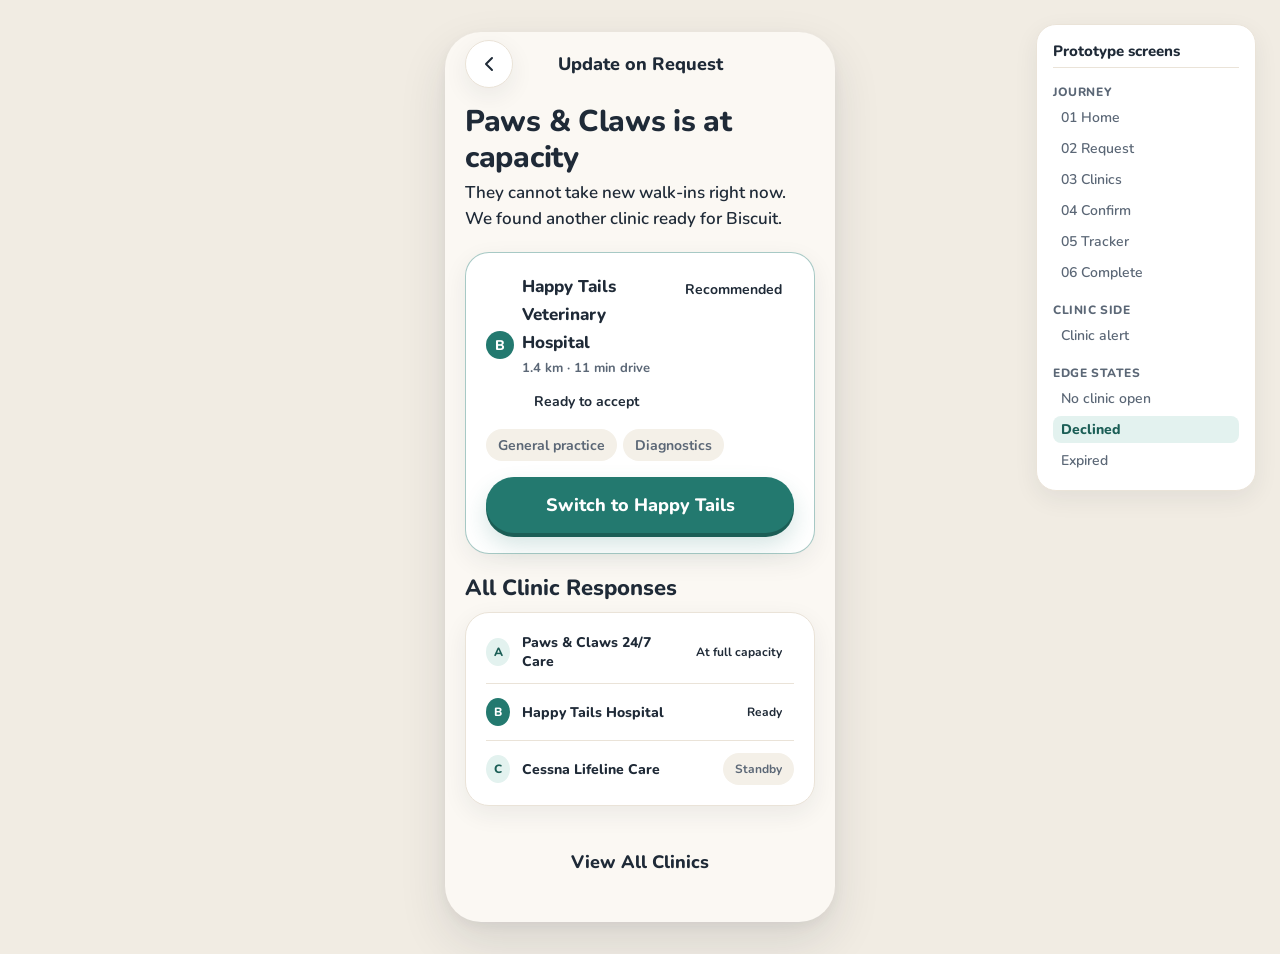
<file: edge-declined.html>
<!DOCTYPE html>
<html lang="en">
<head>
  <meta charset="UTF-8">
  <meta name="viewport" content="width=device-width, initial-scale=1.0">
  <title>PawPal · Clinic Declined</title>
  <!-- Google Fonts: Nunito -->
  <link rel="preconnect" href="https://fonts.googleapis.com">
  <link rel="preconnect" href="https://fonts.gstatic.com" crossorigin>
  <link href="https://fonts.googleapis.com/css2?family=Nunito:wght@500;600;700;800&display=swap" rel="stylesheet">
  <link rel="stylesheet" href="css/style.css">
</head>
<body class="annotate">

  <!-- Prototype Menu (outside the device) -->
  <nav class="proto-nav" aria-label="Prototype screens">
    <div class="proto-nav__heading">Prototype screens</div>
    <div class="proto-nav__group">
      <div class="proto-nav__group-title">Journey</div>
      <a href="index.html" class="proto-nav__link">01 Home</a>
      <a href="request.html" class="proto-nav__link">02 Request</a>
      <a href="clinics.html" class="proto-nav__link">03 Clinics</a>
      <a href="confirm.html" class="proto-nav__link">04 Confirm</a>
      <a href="tracker.html" class="proto-nav__link">05 Tracker</a>
      <a href="complete.html" class="proto-nav__link">06 Complete</a>
    </div>
    <div class="proto-nav__group">
      <div class="proto-nav__group-title">Clinic side</div>
      <a href="clinic-alert.html" class="proto-nav__link">Clinic alert</a>
    </div>
    <div class="proto-nav__group">
      <div class="proto-nav__group-title">Edge states</div>
      <a href="edge-no-clinic.html" class="proto-nav__link">No clinic open</a>
      <a href="edge-declined.html" class="proto-nav__link" aria-current="page">Declined</a>
      <a href="edge-expired.html" class="proto-nav__link">Expired</a>
    </div>
  </nav>

  <!-- Shell Stage -->
  <div class="stage">
    <div class="device">

      <!-- Topbar -->
      <header class="topbar">
        <a href="tracker.html" class="topbar__back" aria-label="Go back to tracker">
          <svg width="24" height="24" viewBox="0 0 24 24" fill="none" stroke="currentColor" stroke-width="2" stroke-linecap="round" stroke-linejoin="round" aria-hidden="true">
            <polyline points="15 18 9 12 15 6"></polyline>
          </svg>
        </a>
        <div class="topbar__title">Update on Request</div>
        <div class="topbar__spacer" aria-hidden="true"></div>
      </header>

      <!-- Main Screen Content -->
      <main class="screen">

        <!-- Title & Subtitle -->
        <div>
          <h1>Paws & Claws is at capacity</h1>
          <p class="subtitle" style="margin-top: 4px;">They cannot take new walk-ins right now. We found another clinic ready for Biscuit.</p>
        </div>

        <!-- New Recommended Clinic Card -->
        <div class="card" style="display: flex; flex-direction: column; gap: 12px; border-color: rgba(35, 121, 111, 0.4);">
          <div class="clinic-card__header">
            <div class="clinic-card__title-group">
              <span class="clinic-pin-badge" style="background-color: var(--primary); color: #FFFFFF;" aria-label="Clinic marker B">B</span>
              <div>
                <h2 style="font-size: 17px; margin: 0;">Happy Tails Veterinary Hospital</h2>
                <div class="clinic-card__meta-row" style="margin-top: 2px;">
                  <span style="font-size: 13px; font-weight: 700; color: var(--ink-soft);">1.4 km · 11 min drive</span>
                  <span class="chip chip--status-ready">Ready to accept</span>
                </div>
              </div>
            </div>
            <span class="chip chip--best-match">Recommended</span>
          </div>

          <div style="display: flex; flex-wrap: wrap; gap: 6px;">
            <span class="chip chip--service">General practice</span>
            <span class="chip chip--service">Diagnostics</span>
          </div>

          <a href="confirm.html" class="btn btn--primary" style="margin-top: 4px;">Switch to Happy Tails</a>
        </div>

        <!-- Clinic Response Breakdown List -->
        <div style="display: flex; flex-direction: column; gap: 10px;">
          <h2>All Clinic Responses</h2>
          <div class="card">
            <div class="list-rows">

              <!-- Clinic 1 -->
              <div class="list-row">
                <div class="list-row__left">
                  <span class="clinic-pin-badge" aria-hidden="true" style="width: 24px; height: 24px; min-width: 24px; font-size: 12px;">A</span>
                  <div class="list-row__title" style="font-size: 14px;">Paws & Claws 24/7 Care</div>
                </div>
                <span class="chip chip--coral" style="font-size: 12px;">At full capacity</span>
              </div>

              <!-- Clinic 2 -->
              <div class="list-row">
                <div class="list-row__left">
                  <span class="clinic-pin-badge" aria-hidden="true" style="width: 24px; height: 24px; min-width: 24px; font-size: 12px; background-color: var(--primary); color: #FFFFFF;">B</span>
                  <div class="list-row__title" style="font-size: 14px;">Happy Tails Hospital</div>
                </div>
                <span class="chip chip--status-ready" style="font-size: 12px;">Ready</span>
              </div>

              <!-- Clinic 3 -->
              <div class="list-row">
                <div class="list-row__left">
                  <span class="clinic-pin-badge" aria-hidden="true" style="width: 24px; height: 24px; min-width: 24px; font-size: 12px;">C</span>
                  <div class="list-row__title" style="font-size: 14px;">Cessna Lifeline Care</div>
                </div>
                <span class="chip chip--service" style="font-size: 12px;">Standby</span>
              </div>

            </div>
          </div>
        </div>

        <!-- Sticky Actions Area -->
        <div class="screen__actions">
          <a href="clinics.html" class="btn btn--secondary">View All Clinics</a>
        </div>

      </main>

    </div>
  </div>

</body>
</html>
</file>
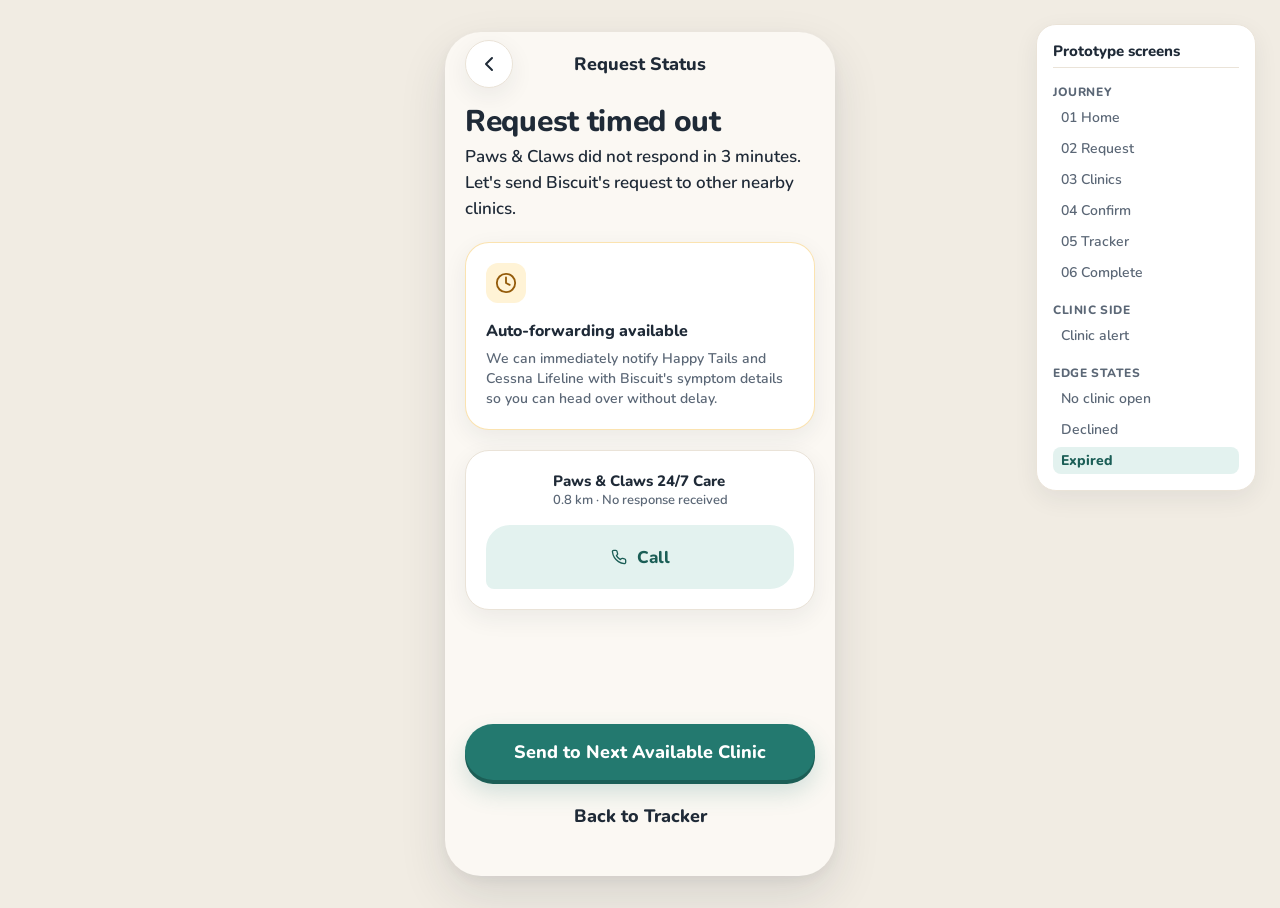
<file: edge-expired.html>
<!DOCTYPE html>
<html lang="en">
<head>
  <meta charset="UTF-8">
  <meta name="viewport" content="width=device-width, initial-scale=1.0">
  <title>PawPal · Request Expired</title>
  <!-- Google Fonts: Nunito -->
  <link rel="preconnect" href="https://fonts.googleapis.com">
  <link rel="preconnect" href="https://fonts.gstatic.com" crossorigin>
  <link href="https://fonts.googleapis.com/css2?family=Nunito:wght@500;600;700;800&display=swap" rel="stylesheet">
  <link rel="stylesheet" href="css/style.css">
</head>
<body class="annotate">

  <!-- Prototype Menu (outside the device) -->
  <nav class="proto-nav" aria-label="Prototype screens">
    <div class="proto-nav__heading">Prototype screens</div>
    <div class="proto-nav__group">
      <div class="proto-nav__group-title">Journey</div>
      <a href="index.html" class="proto-nav__link">01 Home</a>
      <a href="request.html" class="proto-nav__link">02 Request</a>
      <a href="clinics.html" class="proto-nav__link">03 Clinics</a>
      <a href="confirm.html" class="proto-nav__link">04 Confirm</a>
      <a href="tracker.html" class="proto-nav__link">05 Tracker</a>
      <a href="complete.html" class="proto-nav__link">06 Complete</a>
    </div>
    <div class="proto-nav__group">
      <div class="proto-nav__group-title">Clinic side</div>
      <a href="clinic-alert.html" class="proto-nav__link">Clinic alert</a>
    </div>
    <div class="proto-nav__group">
      <div class="proto-nav__group-title">Edge states</div>
      <a href="edge-no-clinic.html" class="proto-nav__link">No clinic open</a>
      <a href="edge-declined.html" class="proto-nav__link">Declined</a>
      <a href="edge-expired.html" class="proto-nav__link" aria-current="page">Expired</a>
    </div>
  </nav>

  <!-- Shell Stage -->
  <div class="stage">
    <div class="device">

      <!-- Topbar -->
      <header class="topbar">
        <a href="tracker.html" class="topbar__back" aria-label="Go back to tracker">
          <svg width="24" height="24" viewBox="0 0 24 24" fill="none" stroke="currentColor" stroke-width="2" stroke-linecap="round" stroke-linejoin="round" aria-hidden="true">
            <polyline points="15 18 9 12 15 6"></polyline>
          </svg>
        </a>
        <div class="topbar__title">Request Status</div>
        <div class="topbar__spacer" aria-hidden="true"></div>
      </header>

      <!-- Main Screen Content -->
      <main class="screen">

        <!-- Title & Subtitle -->
        <div>
          <h1>Request timed out</h1>
          <p class="subtitle" style="margin-top: 4px;">Paws & Claws did not respond in 3 minutes. Let's send Biscuit's request to other nearby clinics.</p>
        </div>

        <!-- Timeout Info Card -->
        <div class="card" style="display: flex; gap: 14px; align-items: flex-start; border-color: rgba(246, 185, 59, 0.4);">
          <div style="width: 40px; height: 40px; min-width: 40px; border-radius: 12px; background-color: var(--butter-tint); color: #945B0A; display: flex; align-items: center; justify-content: center;">
            <svg width="22" height="22" viewBox="0 0 24 24" fill="none" stroke="currentColor" stroke-width="2" stroke-linecap="round" stroke-linejoin="round" aria-hidden="true">
              <circle cx="12" cy="12" r="10"></circle>
              <polyline points="12 6 12 12 16 14"></polyline>
            </svg>
          </div>
          <div>
            <h2 style="font-size: 16px; margin: 0; color: var(--ink);">Auto-forwarding available</h2>
            <p style="font-size: 14px; line-height: 20px; font-weight: 600; color: var(--ink-soft); margin-top: 4px;">
              We can immediately notify Happy Tails and Cessna Lifeline with Biscuit's symptom details so you can head over without delay.
            </p>
          </div>
        </div>

        <!-- Previous Clinic Summary -->
        <div class="card" style="display: flex; justify-content: space-between; align-items: center;">
          <div>
            <div style="font-size: 15px; font-weight: 800; color: var(--ink);">Paws & Claws 24/7 Care</div>
            <div style="font-size: 13px; font-weight: 600; color: var(--ink-soft);">0.8 km · No response received</div>
          </div>
          <a href="tel:+918025201234" class="btn btn--bubble" aria-label="Call clinic directly">
            <svg width="16" height="16" viewBox="0 0 24 24" fill="none" stroke="currentColor" stroke-width="2" stroke-linecap="round" stroke-linejoin="round" aria-hidden="true">
              <path d="M22 16.92v3a2 2 0 0 1-2.18 2 19.79 19.79 0 0 1-8.63-3.07 19.5 19.5 0 0 1-6-6 19.79 19.79 0 0 1-3.07-8.67A2 2 0 0 1 4.11 2h3a2 2 0 0 1 2 1.72 12.84 12.84 0 0 0 .7 2.81 2 2 0 0 1-.45 2.11L8.09 9.91a16 16 0 0 0 6 6l1.27-1.27a2 2 0 0 1 2.11-.45 12.84 12.84 0 0 0 2.81.7A2 2 0 0 1 22 16.92z"></path>
            </svg>
            <span>Call</span>
          </a>
        </div>

        <!-- Sticky Actions Area -->
        <div class="screen__actions" style="display: flex; flex-direction: column; gap: 8px;">
          <a href="clinics.html" class="btn btn--primary">Send to Next Available Clinic</a>
          <a href="tracker.html" class="btn btn--secondary">Back to Tracker</a>
        </div>

      </main>

    </div>
  </div>

</body>
</html>
</file>
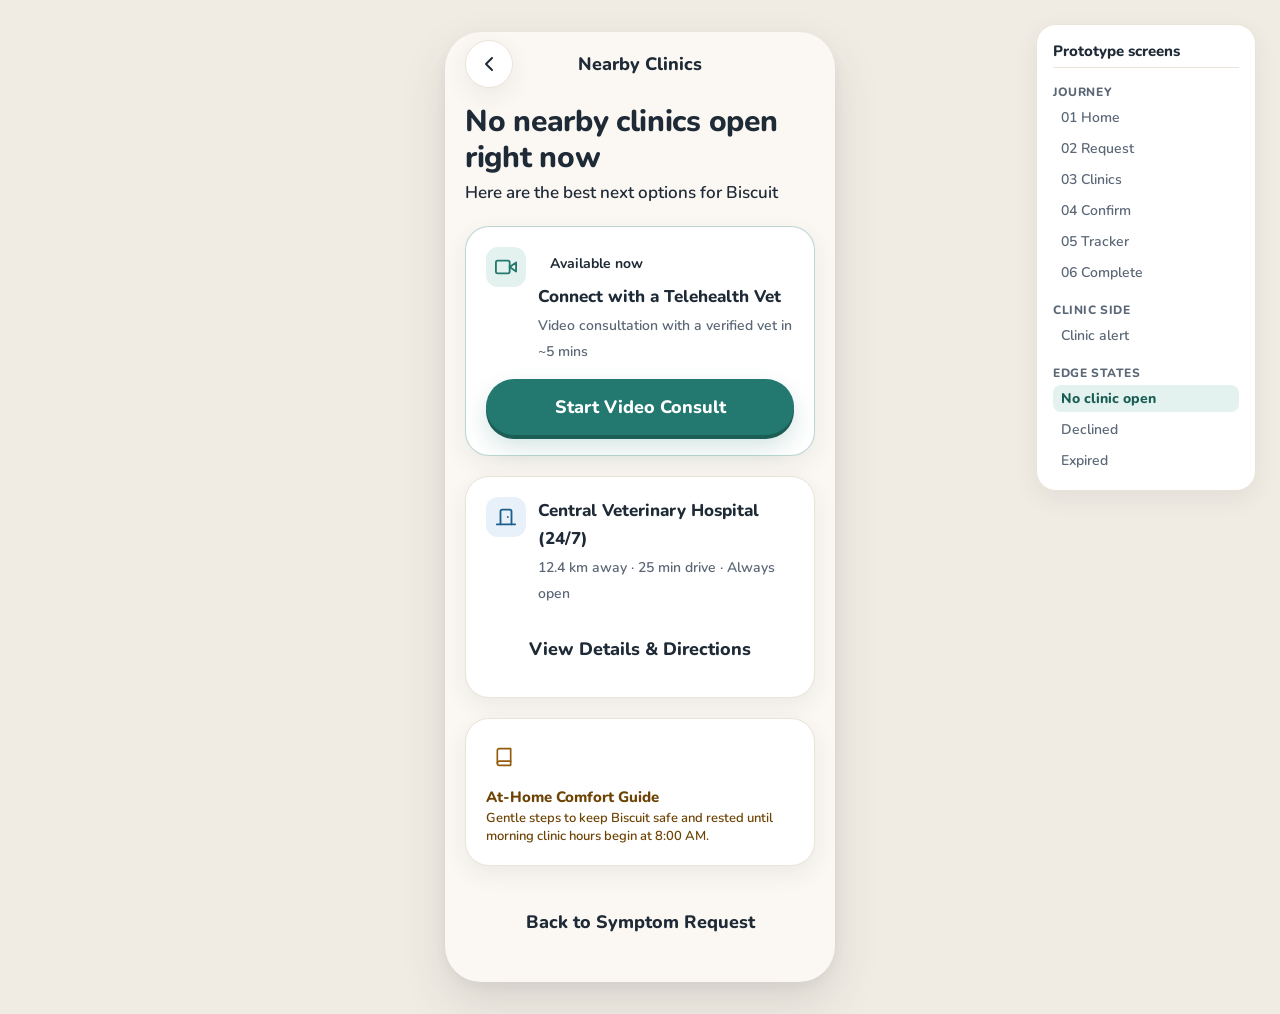
<file: edge-no-clinic.html>
<!DOCTYPE html>
<html lang="en">
<head>
  <meta charset="UTF-8">
  <meta name="viewport" content="width=device-width, initial-scale=1.0">
  <title>PawPal · No Clinic Open</title>
  <!-- Google Fonts: Nunito -->
  <link rel="preconnect" href="https://fonts.googleapis.com">
  <link rel="preconnect" href="https://fonts.gstatic.com" crossorigin>
  <link href="https://fonts.googleapis.com/css2?family=Nunito:wght@500;600;700;800&display=swap" rel="stylesheet">
  <link rel="stylesheet" href="css/style.css">
</head>
<body class="annotate">

  <!-- Prototype Menu (outside the device) -->
  <nav class="proto-nav" aria-label="Prototype screens">
    <div class="proto-nav__heading">Prototype screens</div>
    <div class="proto-nav__group">
      <div class="proto-nav__group-title">Journey</div>
      <a href="index.html" class="proto-nav__link">01 Home</a>
      <a href="request.html" class="proto-nav__link">02 Request</a>
      <a href="clinics.html" class="proto-nav__link">03 Clinics</a>
      <a href="confirm.html" class="proto-nav__link">04 Confirm</a>
      <a href="tracker.html" class="proto-nav__link">05 Tracker</a>
      <a href="complete.html" class="proto-nav__link">06 Complete</a>
    </div>
    <div class="proto-nav__group">
      <div class="proto-nav__group-title">Clinic side</div>
      <a href="clinic-alert.html" class="proto-nav__link">Clinic alert</a>
    </div>
    <div class="proto-nav__group">
      <div class="proto-nav__group-title">Edge states</div>
      <a href="edge-no-clinic.html" class="proto-nav__link" aria-current="page">No clinic open</a>
      <a href="edge-declined.html" class="proto-nav__link">Declined</a>
      <a href="edge-expired.html" class="proto-nav__link">Expired</a>
    </div>
  </nav>

  <!-- Shell Stage -->
  <div class="stage">
    <div class="device">

      <!-- Topbar -->
      <header class="topbar">
        <a href="request.html" class="topbar__back" aria-label="Go back to request screen">
          <svg width="24" height="24" viewBox="0 0 24 24" fill="none" stroke="currentColor" stroke-width="2" stroke-linecap="round" stroke-linejoin="round" aria-hidden="true">
            <polyline points="15 18 9 12 15 6"></polyline>
          </svg>
        </a>
        <div class="topbar__title">Nearby Clinics</div>
        <div class="topbar__spacer" aria-hidden="true"></div>
      </header>

      <!-- Main Screen Content -->
      <main class="screen">

        <!-- Title & Subtitle -->
        <div>
          <h1>No nearby clinics open right now</h1>
          <p class="subtitle" style="margin-top: 4px;">Here are the best next options for Biscuit</p>
        </div>

        <!-- 3 Stacked Option Cards -->

        <!-- Option 1: Telehealth -->
        <div class="card" style="display: flex; flex-direction: column; gap: 10px; border-color: rgba(35, 121, 111, 0.3);">
          <div style="display: flex; gap: 12px; align-items: flex-start;">
            <div style="width: 40px; height: 40px; min-width: 40px; border-radius: 12px; background-color: var(--primary-tint); color: var(--primary); display: flex; align-items: center; justify-content: center;">
              <svg width="22" height="22" viewBox="0 0 24 24" fill="none" stroke="currentColor" stroke-width="2" stroke-linecap="round" stroke-linejoin="round" aria-hidden="true">
                <polygon points="23 7 16 12 23 17 23 7"></polygon>
                <rect x="1" y="5" width="15" height="14" rx="2" ry="2"></rect>
              </svg>
            </div>
            <div>
              <span class="chip chip--status-ready" style="margin-bottom: 4px;">Available now</span>
              <h2 style="font-size: 17px; margin: 0;">Connect with a Telehealth Vet</h2>
              <p style="font-size: 14px; font-weight: 600; color: var(--ink-soft); margin-top: 2px;">
                Video consultation with a verified vet in ~5 mins
              </p>
            </div>
          </div>
          <a href="#" class="btn btn--primary" style="margin-top: 4px;">Start Video Consult</a>
        </div>

        <!-- Option 2: 24/7 Hospital Further Away -->
        <div class="card" style="display: flex; flex-direction: column; gap: 10px;">
          <div style="display: flex; gap: 12px; align-items: flex-start;">
            <div style="width: 40px; height: 40px; min-width: 40px; border-radius: 12px; background-color: var(--sky-tint); color: #1D5E8C; display: flex; align-items: center; justify-content: center;">
              <svg width="22" height="22" viewBox="0 0 24 24" fill="none" stroke="currentColor" stroke-width="2" stroke-linecap="round" stroke-linejoin="round" aria-hidden="true">
                <path d="M18 20V6a2 2 0 0 0-2-2H8a2 2 0 0 0-2 2v14"></path>
                <path d="M2 20h20"></path>
                <path d="M14 12v.01"></path>
              </svg>
            </div>
            <div>
              <h2 style="font-size: 17px; margin: 0;">Central Veterinary Hospital (24/7)</h2>
              <p style="font-size: 14px; font-weight: 600; color: var(--ink-soft); margin-top: 2px;">
                12.4 km away · 25 min drive · Always open
              </p>
            </div>
          </div>
          <a href="confirm.html" class="btn btn--secondary" style="margin-top: 4px;">View Details & Directions</a>
        </div>

        <!-- Option 3: At-Home Care Guide -->
        <div class="card card--butter" style="display: flex; gap: 12px; align-items: flex-start;">
          <div style="width: 36px; height: 36px; min-width: 36px; border-radius: 50%; background-color: #FFFFFF; display: flex; align-items: center; justify-content: center; color: #945B0A;">
            <svg width="20" height="20" viewBox="0 0 24 24" fill="none" stroke="currentColor" stroke-width="2" stroke-linecap="round" stroke-linejoin="round" aria-hidden="true">
              <path d="M4 19.5A2.5 2.5 0 0 1 6.5 17H20"></path>
              <path d="M6.5 2H20v20H6.5A2.5 2.5 0 0 1 4 19.5v-15A2.5 2.5 0 0 1 6.5 2z"></path>
            </svg>
          </div>
          <div>
            <div style="font-size: 15px; font-weight: 800; color: #6D4304;">At-Home Comfort Guide</div>
            <p style="font-size: 13px; line-height: 18px; font-weight: 600; color: #6D4304; margin-top: 2px;">
              Gentle steps to keep Biscuit safe and rested until morning clinic hours begin at 8:00 AM.
            </p>
          </div>
        </div>

        <!-- Sticky Actions Area -->
        <div class="screen__actions">
          <a href="request.html" class="btn btn--secondary">Back to Symptom Request</a>
        </div>

      </main>

    </div>
  </div>

</body>
</html>
</file>
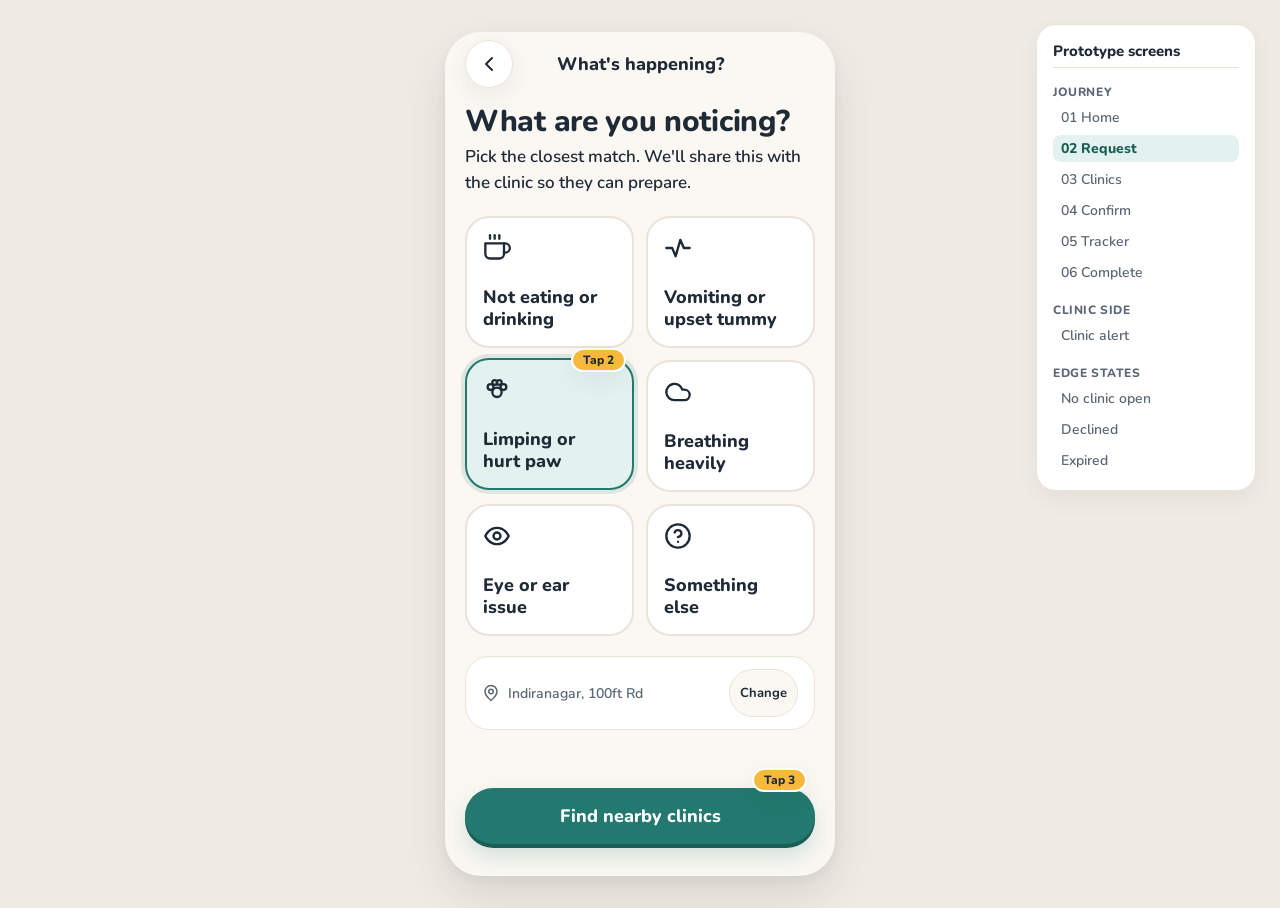
<file: request.html>
<!DOCTYPE html>
<html lang="en">
<head>
  <meta charset="UTF-8">
  <meta name="viewport" content="width=device-width, initial-scale=1.0">
  <title>PawPal · 02 Request</title>
  <!-- Google Fonts: Nunito -->
  <link rel="preconnect" href="https://fonts.googleapis.com">
  <link rel="preconnect" href="https://fonts.gstatic.com" crossorigin>
  <link href="https://fonts.googleapis.com/css2?family=Nunito:wght@500;600;700;800&display=swap" rel="stylesheet">
  <link rel="stylesheet" href="css/style.css">
</head>
<body class="annotate">

  <!-- Prototype Menu (outside the device) -->
  <nav class="proto-nav" aria-label="Prototype screens">
    <div class="proto-nav__heading">Prototype screens</div>
    <div class="proto-nav__group">
      <div class="proto-nav__group-title">Journey</div>
      <a href="index.html" class="proto-nav__link">01 Home</a>
      <a href="request.html" class="proto-nav__link" aria-current="page">02 Request</a>
      <a href="clinics.html" class="proto-nav__link">03 Clinics</a>
      <a href="confirm.html" class="proto-nav__link">04 Confirm</a>
      <a href="tracker.html" class="proto-nav__link">05 Tracker</a>
      <a href="complete.html" class="proto-nav__link">06 Complete</a>
    </div>
    <div class="proto-nav__group">
      <div class="proto-nav__group-title">Clinic side</div>
      <a href="clinic-alert.html" class="proto-nav__link">Clinic alert</a>
    </div>
    <div class="proto-nav__group">
      <div class="proto-nav__group-title">Edge states</div>
      <a href="edge-no-clinic.html" class="proto-nav__link">No clinic open</a>
      <a href="edge-declined.html" class="proto-nav__link">Declined</a>
      <a href="edge-expired.html" class="proto-nav__link">Expired</a>
    </div>
  </nav>

  <!-- Shell Stage -->
  <div class="stage">
    <div class="device request">

      <!-- Topbar -->
      <header class="topbar">
        <a href="index.html" class="topbar__back" aria-label="Go back to home">
          <svg width="24" height="24" viewBox="0 0 24 24" fill="none" stroke="currentColor" stroke-width="2" stroke-linecap="round" stroke-linejoin="round" aria-hidden="true">
            <polyline points="15 18 9 12 15 6"></polyline>
          </svg>
        </a>
        <div class="topbar__title">What's happening?</div>
        <div class="topbar__spacer" aria-hidden="true"></div>
      </header>

      <!-- Main Screen Content -->
      <main class="screen">

        <!-- Title & Subtitle -->
        <div>
          <h1>What are you noticing?</h1>
          <p class="subtitle" style="margin-top: 4px;">Pick the closest match. We'll share this with the clinic so they can prepare.</p>
        </div>

        <!-- Symptom Tiles Grid -->
        <fieldset class="tiles" style="border: 0; padding: 0; margin: 0;">
          <legend class="visually-hidden">Select Biscuit's primary symptom</legend>

          <!-- 1. Not eating or drinking -->
          <label>
            <input type="radio" name="symptom" value="not-eating" class="visually-hidden">
            <span class="tile">
              <span class="tile__icon">
                <svg width="28" height="28" viewBox="0 0 24 24" fill="none" stroke="currentColor" stroke-width="2" stroke-linecap="round" stroke-linejoin="round" aria-hidden="true">
                  <path d="M18 8h1a4 4 0 0 1 0 8h-1"></path>
                  <path d="M2 8h16v9a4 4 0 0 1-4 4H6a4 4 0 0 1-4-4V8z"></path>
                  <line x1="6" y1="1" x2="6" y2="4"></line>
                  <line x1="10" y1="1" x2="10" y2="4"></line>
                  <line x1="14" y1="1" x2="14" y2="4"></line>
                </svg>
              </span>
              <span class="tile__label">Not eating or drinking</span>
            </span>
          </label>

          <!-- 2. Vomiting or upset tummy -->
          <label>
            <input type="radio" name="symptom" value="upset-tummy" class="visually-hidden">
            <span class="tile">
              <span class="tile__icon">
                <svg width="28" height="28" viewBox="0 0 24 24" fill="none" stroke="currentColor" stroke-width="2" stroke-linecap="round" stroke-linejoin="round" aria-hidden="true">
                  <path d="M2 12h5l3 7 4-14 3 7h5"></path>
                </svg>
              </span>
              <span class="tile__label">Vomiting or upset tummy</span>
            </span>
          </label>

          <!-- 3. Limping or hurt paw (Default checked for 3-tap prototype journey) -->
          <label style="position: relative;">
            <span class="tap-pin" aria-hidden="true">Tap 2</span>
            <input type="radio" name="symptom" value="limping" class="visually-hidden" checked>
            <span class="tile">
              <span class="tile__icon">
                <svg width="28" height="28" viewBox="0 0 24 24" fill="none" stroke="currentColor" stroke-width="2" stroke-linecap="round" stroke-linejoin="round" aria-hidden="true">
                  <circle cx="12" cy="14" r="4"></circle>
                  <circle cx="6.5" cy="9.5" r="2.5"></circle>
                  <circle cx="10" cy="5.5" r="2"></circle>
                  <circle cx="14" cy="5.5" r="2"></circle>
                  <circle cx="17.5" cy="9.5" r="2.5"></circle>
                </svg>
              </span>
              <span class="tile__label">Limping or hurt paw</span>
            </span>
          </label>

          <!-- 4. Breathing heavily -->
          <label>
            <input type="radio" name="symptom" value="breathing" class="visually-hidden">
            <span class="tile">
              <span class="tile__icon">
                <svg width="28" height="28" viewBox="0 0 24 24" fill="none" stroke="currentColor" stroke-width="2" stroke-linecap="round" stroke-linejoin="round" aria-hidden="true">
                  <path d="M17.5 19H9a7 7 0 1 1 6.71-9h1.79a4.5 4.5 0 1 1 0 9Z"></path>
                </svg>
              </span>
              <span class="tile__label">Breathing heavily</span>
            </span>
          </label>

          <!-- 5. Eye or ear issue -->
          <label>
            <input type="radio" name="symptom" value="eye-ear" class="visually-hidden">
            <span class="tile">
              <span class="tile__icon">
                <svg width="28" height="28" viewBox="0 0 24 24" fill="none" stroke="currentColor" stroke-width="2" stroke-linecap="round" stroke-linejoin="round" aria-hidden="true">
                  <path d="M2 12s3-7 10-7 10 7 10 7-3 7-10 7-10-7-10-7Z"></path>
                  <circle cx="12" cy="12" r="3"></circle>
                </svg>
              </span>
              <span class="tile__label">Eye or ear issue</span>
            </span>
          </label>

          <!-- 6. Something else -->
          <label>
            <input type="radio" name="symptom" value="other" class="visually-hidden">
            <span class="tile">
              <span class="tile__icon">
                <svg width="28" height="28" viewBox="0 0 24 24" fill="none" stroke="currentColor" stroke-width="2" stroke-linecap="round" stroke-linejoin="round" aria-hidden="true">
                  <circle cx="12" cy="12" r="10"></circle>
                  <path d="M9.09 9a3 3 0 0 1 5.83 1c0 2-3 3-3 3"></path>
                  <line x1="12" y1="17" x2="12.01" y2="17"></line>
                </svg>
              </span>
              <span class="tile__label">Something else</span>
            </span>
          </label>
        </fieldset>

        <!-- Location Row -->
        <div class="location-row">
          <div class="location-row__left">
            <svg width="18" height="18" viewBox="0 0 24 24" fill="none" stroke="currentColor" stroke-width="2" stroke-linecap="round" stroke-linejoin="round" aria-hidden="true">
              <path d="M12 2a8 8 0 0 0-8 8c0 5.25 8 12 8 12s8-6.75 8-12a8 8 0 0 0-8-8z"></path>
              <circle cx="12" cy="10" r="3"></circle>
            </svg>
            <span>Indiranagar, 100ft Rd</span>
          </div>
          <a href="#" class="chip chip--action" style="padding: 4px 10px; font-size: 13px;">Change</a>
        </div>

        <!-- Sticky Actions Area -->
        <div class="screen__actions" style="position: relative;">
          <span class="tap-pin" aria-hidden="true">Tap 3</span>
          <a href="clinics.html" class="btn btn--primary btn-send">
            <span class="send-idle">Pick a symptom to continue</span>
            <span class="send-ready">Find nearby clinics</span>
          </a>
        </div>

      </main>

    </div>
  </div>

</body>
</html>
</file>
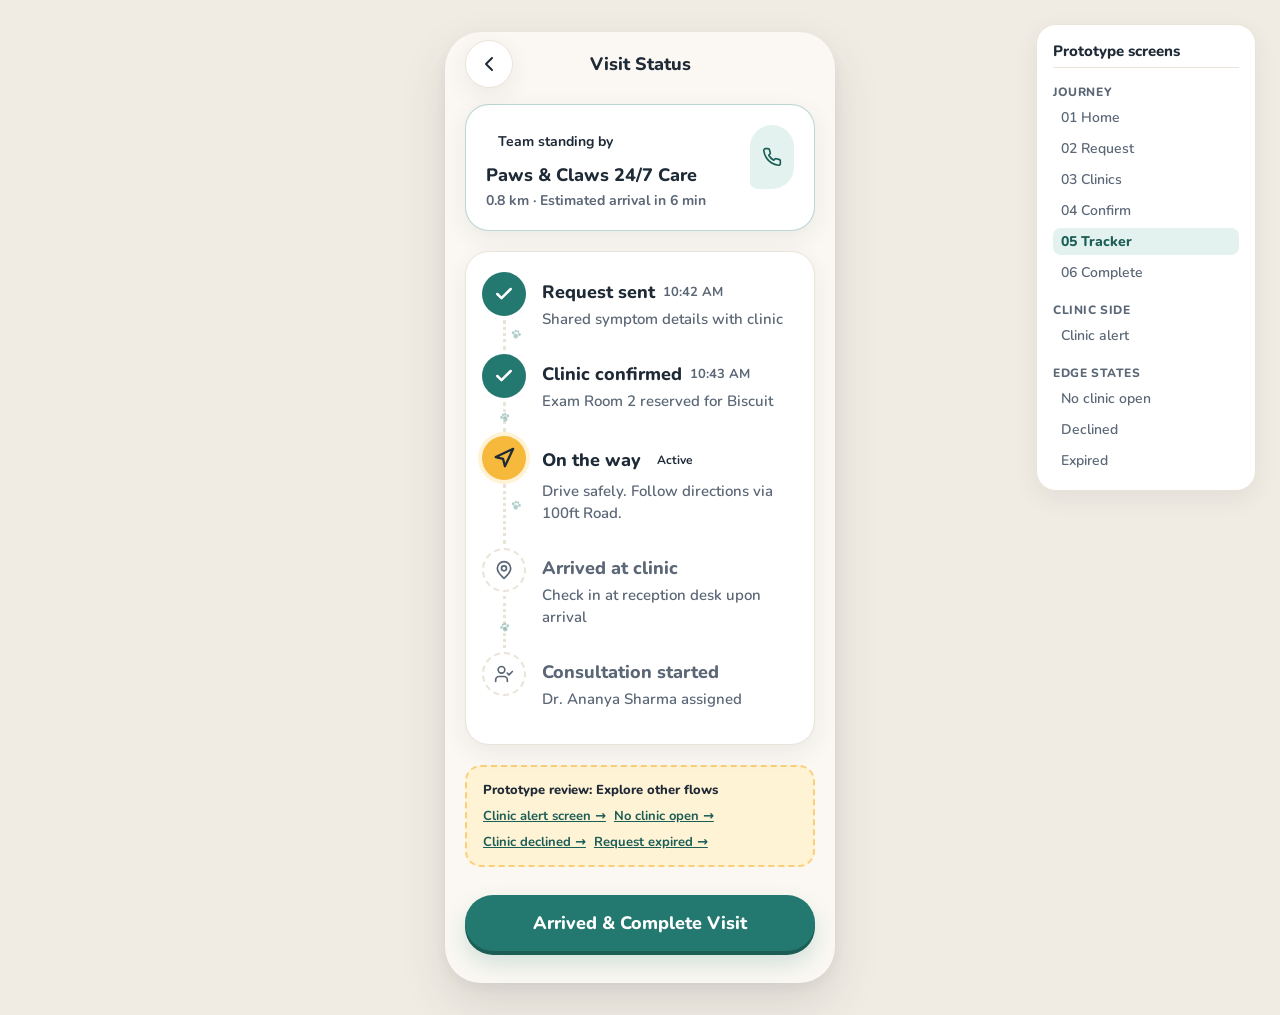
<file: tracker.html>
<!DOCTYPE html>
<html lang="en">
<head>
  <meta charset="UTF-8">
  <meta name="viewport" content="width=device-width, initial-scale=1.0">
  <title>PawPal · 05 Tracker</title>
  <!-- Google Fonts: Nunito -->
  <link rel="preconnect" href="https://fonts.googleapis.com">
  <link rel="preconnect" href="https://fonts.gstatic.com" crossorigin>
  <link href="https://fonts.googleapis.com/css2?family=Nunito:wght@500;600;700;800&display=swap" rel="stylesheet">
  <link rel="stylesheet" href="css/style.css">
</head>
<body class="annotate">

  <!-- Prototype Menu (outside the device) -->
  <nav class="proto-nav" aria-label="Prototype screens">
    <div class="proto-nav__heading">Prototype screens</div>
    <div class="proto-nav__group">
      <div class="proto-nav__group-title">Journey</div>
      <a href="index.html" class="proto-nav__link">01 Home</a>
      <a href="request.html" class="proto-nav__link">02 Request</a>
      <a href="clinics.html" class="proto-nav__link">03 Clinics</a>
      <a href="confirm.html" class="proto-nav__link">04 Confirm</a>
      <a href="tracker.html" class="proto-nav__link" aria-current="page">05 Tracker</a>
      <a href="complete.html" class="proto-nav__link">06 Complete</a>
    </div>
    <div class="proto-nav__group">
      <div class="proto-nav__group-title">Clinic side</div>
      <a href="clinic-alert.html" class="proto-nav__link">Clinic alert</a>
    </div>
    <div class="proto-nav__group">
      <div class="proto-nav__group-title">Edge states</div>
      <a href="edge-no-clinic.html" class="proto-nav__link">No clinic open</a>
      <a href="edge-declined.html" class="proto-nav__link">Declined</a>
      <a href="edge-expired.html" class="proto-nav__link">Expired</a>
    </div>
  </nav>

  <!-- Shell Stage -->
  <div class="stage">
    <div class="device">

      <!-- Topbar -->
      <header class="topbar">
        <a href="confirm.html" class="topbar__back" aria-label="Go back to confirm screen">
          <svg width="24" height="24" viewBox="0 0 24 24" fill="none" stroke="currentColor" stroke-width="2" stroke-linecap="round" stroke-linejoin="round" aria-hidden="true">
            <polyline points="15 18 9 12 15 6"></polyline>
          </svg>
        </a>
        <div class="topbar__title">Visit Status</div>
        <div class="topbar__spacer" aria-hidden="true"></div>
      </header>

      <!-- Main Screen Content -->
      <main class="screen">

        <!-- 1. Destination Summary Card -->
        <div class="card" style="border-color: rgba(35, 121, 111, 0.3);">
          <div style="display: flex; justify-content: space-between; align-items: flex-start;">
            <div>
              <span class="chip chip--status-ready" style="margin-bottom: 6px;">Team standing by</span>
              <h2 style="font-size: 18px; line-height: 24px; margin: 0;">Paws & Claws 24/7 Care</h2>
              <div style="font-size: 14px; font-weight: 700; color: var(--ink-soft); margin-top: 4px;">
                0.8 km · Estimated arrival in 6 min
              </div>
            </div>
            <a href="tel:+918025201234" class="btn btn--bubble" style="width: 44px; height: 44px; min-width: 44px; padding: 0;" aria-label="Call clinic">
              <svg width="20" height="20" viewBox="0 0 24 24" fill="none" stroke="currentColor" stroke-width="2" stroke-linecap="round" stroke-linejoin="round">
                <path d="M22 16.92v3a2 2 0 0 1-2.18 2 19.79 19.79 0 0 1-8.63-3.07 19.5 19.5 0 0 1-6-6 19.79 19.79 0 0 1-3.07-8.67A2 2 0 0 1 4.11 2h3a2 2 0 0 1 2 1.72 12.84 12.84 0 0 0 .7 2.81 2 2 0 0 1-.45 2.11L8.09 9.91a16 16 0 0 0 6 6l1.27-1.27a2 2 0 0 1 2.11-.45 12.84 12.84 0 0 0 2.81.7A2 2 0 0 1 22 16.92z"></path>
              </svg>
            </a>
          </div>
        </div>

        <!-- 2. Stepper Timeline Card -->
        <div class="card" style="padding: 20px 16px;">
          <ol class="stepper">

            <!-- Step 1: Request sent (Done) -->
            <li class="step step--done">
              <div class="step__marker-col">
                <div class="step__marker" aria-label="Step 1 completed: Request sent">
                  <svg width="20" height="20" viewBox="0 0 24 24" fill="none" stroke="currentColor" stroke-width="3" stroke-linecap="round" stroke-linejoin="round" aria-hidden="true">
                    <polyline points="20 6 9 17 4 12"></polyline>
                  </svg>
                </div>
                <div class="step__line" aria-hidden="true">
                  <!-- Paw print divider -->
                  <svg class="step__paw-print step__paw-print--1" viewBox="0 0 24 24" fill="currentColor">
                    <circle cx="12" cy="14" r="4"></circle>
                    <circle cx="6.5" cy="9.5" r="2.5"></circle>
                    <circle cx="10" cy="5.5" r="2"></circle>
                    <circle cx="14" cy="5.5" r="2"></circle>
                    <circle cx="17.5" cy="9.5" r="2.5"></circle>
                  </svg>
                </div>
              </div>
              <div class="step__content">
                <div class="step__title-row">
                  <span class="step__title">Request sent</span>
                  <span style="font-size: 13px; font-weight: 700; color: var(--ink-soft);">10:42 AM</span>
                </div>
                <div class="step__detail">Shared symptom details with clinic</div>
              </div>
            </li>

            <!-- Step 2: Clinic confirmed (Done) -->
            <li class="step step--done">
              <div class="step__marker-col">
                <div class="step__marker" aria-label="Step 2 completed: Clinic confirmed">
                  <svg width="20" height="20" viewBox="0 0 24 24" fill="none" stroke="currentColor" stroke-width="3" stroke-linecap="round" stroke-linejoin="round" aria-hidden="true">
                    <polyline points="20 6 9 17 4 12"></polyline>
                  </svg>
                </div>
                <div class="step__line" aria-hidden="true">
                  <!-- Paw print divider -->
                  <svg class="step__paw-print step__paw-print--2" viewBox="0 0 24 24" fill="currentColor">
                    <circle cx="12" cy="14" r="4"></circle>
                    <circle cx="6.5" cy="9.5" r="2.5"></circle>
                    <circle cx="10" cy="5.5" r="2"></circle>
                    <circle cx="14" cy="5.5" r="2"></circle>
                    <circle cx="17.5" cy="9.5" r="2.5"></circle>
                  </svg>
                </div>
              </div>
              <div class="step__content">
                <div class="step__title-row">
                  <span class="step__title">Clinic confirmed</span>
                  <span style="font-size: 13px; font-weight: 700; color: var(--ink-soft);">10:43 AM</span>
                </div>
                <div class="step__detail">Exam Room 2 reserved for Biscuit</div>
              </div>
            </li>

            <!-- Step 3: On the way (Current) -->
            <li class="step step--current">
              <div class="step__marker-col">
                <div class="step__marker" aria-label="Step 3 in progress: On the way">
                  <svg width="22" height="22" viewBox="0 0 24 24" fill="none" stroke="currentColor" stroke-width="2.5" stroke-linecap="round" stroke-linejoin="round" aria-hidden="true">
                    <polygon points="3 11 22 2 13 21 11 13 3 11"></polygon>
                  </svg>
                </div>
                <div class="step__line" aria-hidden="true">
                  <!-- Paw print divider -->
                  <svg class="step__paw-print step__paw-print--1" viewBox="0 0 24 24" fill="currentColor">
                    <circle cx="12" cy="14" r="4"></circle>
                    <circle cx="6.5" cy="9.5" r="2.5"></circle>
                    <circle cx="10" cy="5.5" r="2"></circle>
                    <circle cx="14" cy="5.5" r="2"></circle>
                    <circle cx="17.5" cy="9.5" r="2.5"></circle>
                  </svg>
                </div>
              </div>
              <div class="step__content">
                <div class="step__title-row">
                  <span class="step__title">On the way</span>
                  <span class="chip chip--status-ready" style="padding: 2px 8px; font-size: 12px;">Active</span>
                </div>
                <div class="step__detail">Drive safely. Follow directions via 100ft Road.</div>
              </div>
            </li>

            <!-- Step 4: Arrived at clinic (Next) -->
            <li class="step step--next">
              <div class="step__marker-col">
                <div class="step__marker" aria-label="Step 4 pending: Arrived at clinic">
                  <svg width="20" height="20" viewBox="0 0 24 24" fill="none" stroke="currentColor" stroke-width="2" stroke-linecap="round" stroke-linejoin="round" aria-hidden="true">
                    <path d="M12 2a8 8 0 0 0-8 8c0 5.25 8 12 8 12s8-6.75 8-12a8 8 0 0 0-8-8z"></path>
                    <circle cx="12" cy="10" r="3"></circle>
                  </svg>
                </div>
                <div class="step__line" aria-hidden="true">
                  <!-- Paw print divider -->
                  <svg class="step__paw-print step__paw-print--2" viewBox="0 0 24 24" fill="currentColor">
                    <circle cx="12" cy="14" r="4"></circle>
                    <circle cx="6.5" cy="9.5" r="2.5"></circle>
                    <circle cx="10" cy="5.5" r="2"></circle>
                    <circle cx="14" cy="5.5" r="2"></circle>
                    <circle cx="17.5" cy="9.5" r="2.5"></circle>
                  </svg>
                </div>
              </div>
              <div class="step__content">
                <div class="step__title-row">
                  <span class="step__title" style="color: var(--ink-soft);">Arrived at clinic</span>
                </div>
                <div class="step__detail">Check in at reception desk upon arrival</div>
              </div>
            </li>

            <!-- Step 5: Consultation started (Next) -->
            <li class="step step--next">
              <div class="step__marker-col">
                <div class="step__marker" aria-label="Step 5 pending: Consultation started">
                  <svg width="20" height="20" viewBox="0 0 24 24" fill="none" stroke="currentColor" stroke-width="2" stroke-linecap="round" stroke-linejoin="round" aria-hidden="true">
                    <path d="M16 21v-2a4 4 0 0 0-4-4H6a4 4 0 0 0-4 4v2"></path>
                    <circle cx="9" cy="7" r="4"></circle>
                    <polyline points="16 11 18 13 22 9"></polyline>
                  </svg>
                </div>
              </div>
              <div class="step__content" style="padding-bottom: 8px;">
                <div class="step__title-row">
                  <span class="step__title" style="color: var(--ink-soft);">Consultation started</span>
                </div>
                <div class="step__detail">Dr. Ananya Sharma assigned</div>
              </div>
            </li>

          </ol>
        </div>

        <!-- 3. Reviewer Annotation Box for Edge States -->
        <div class="annotation-box">
          <div class="annotation-box__title">Prototype review: Explore other flows</div>
          <div class="annotation-box__links">
            <a href="clinic-alert.html" class="annotation-box__link">Clinic alert screen &rarr;</a>
            <a href="edge-no-clinic.html" class="annotation-box__link">No clinic open &rarr;</a>
            <a href="edge-declined.html" class="annotation-box__link">Clinic declined &rarr;</a>
            <a href="edge-expired.html" class="annotation-box__link">Request expired &rarr;</a>
          </div>
        </div>

        <!-- Sticky Actions Area -->
        <div class="screen__actions" style="display: flex; flex-direction: column; gap: 8px;">
          <a href="complete.html" class="btn btn--primary">Arrived & Complete Visit</a>
        </div>

      </main>

    </div>
  </div>

</body>
</html>
</file>
<file: css/style.css>
/* ==========================================================================
   Tokens
   ========================================================================== */
:root {
  /* Colour */
  --bg: #FBF8F3;
  --surface: #FFFFFF;
  --ink: #1F2A37;
  --ink-soft: #5B6776;
  --line: #EAE3D8;
  --backdrop: #F1ECE3;

  --primary: #23796F;
  --primary-deep: #1B5E56;
  --primary-tint: #E3F2EF;

  --butter: #F6B93B;
  --butter-tint: #FFF3D6;
  --sky-tint: #E8F1FA;

  --coral: #E8705A;
  --coral-tint: #FDEAE5;
  --coral-ink: #8A2F1E;

  /* Shape and Space */
  --radius-card: 24px;
  --radius-tile: 24px;
  --radius-pill: 999px;
  --radius-device: 36px;

  --space-4: 4px;
  --space-8: 8px;
  --space-12: 12px;
  --space-16: 16px;
  --space-24: 24px;
  --space-32: 32px;
  --screen-padding: 20px;

  /* Tap sizes */
  --tap-min: 48px;
  --tap: 56px;
  --tap-hero: 104px;

  /* Shadows */
  --shadow-soft: 0 8px 24px rgba(31, 42, 55, 0.07);
  --shadow-btn: 0 4px 0 var(--primary-deep), 0 12px 24px rgba(35, 121, 111, 0.20);
  --shadow-device: 0 20px 48px rgba(31, 42, 55, 0.12), 0 4px 12px rgba(31, 42, 55, 0.05);

  /* Typography */
  --font-family: 'Nunito', system-ui, -apple-system, "Segoe UI", sans-serif;

  /* Motion */
  --ease-spring: cubic-bezier(0.3, 1.4, 0.5, 1);
  --transition-fast: 0.18s ease;
  --transition-spring: 0.18s var(--ease-spring);
}

/* ==========================================================================
   Base
   ========================================================================== */
*, *::before, *::after {
  box-sizing: border-box;
  margin: 0;
  padding: 0;
}

html {
  font-family: var(--font-family);
  background-color: var(--backdrop);
  color: var(--ink);
  -webkit-font-smoothing: antialiased;
  -moz-osx-font-smoothing: grayscale;
}

body {
  min-height: 100vh;
  background-color: var(--backdrop);
  color: var(--ink);
  display: flex;
  justify-content: center;
  align-items: center;
}

a {
  color: inherit;
  text-decoration: none;
}

button {
  font-family: inherit;
  color: inherit;
  border: none;
  background: none;
  cursor: pointer;
}

fieldset {
  border: none;
}

img, svg {
  display: block;
}

:focus-visible {
  outline: 3px solid var(--butter);
  outline-offset: 3px;
}

/* ==========================================================================
   Shell
   ========================================================================== */
.stage {
  min-height: 100vh;
  width: 100%;
  display: grid;
  place-items: center;
  background-color: var(--backdrop);
  padding: 32px 0;
}

.device {
  width: 390px;
  min-height: 844px;
  background-color: var(--bg);
  border-radius: var(--radius-device);
  box-shadow: var(--shadow-device);
  overflow: hidden;
  display: flex;
  flex-direction: column;
  position: relative;
}

.topbar {
  height: 64px;
  min-height: 64px;
  padding: 8px var(--screen-padding);
  display: flex;
  align-items: center;
  justify-content: space-between;
  position: relative;
  z-index: 10;
}

.topbar__back {
  width: 48px;
  height: 48px;
  min-width: 48px;
  min-height: 48px;
  border-radius: var(--radius-pill);
  background-color: var(--surface);
  box-shadow: var(--shadow-soft);
  display: inline-flex;
  align-items: center;
  justify-content: center;
  color: var(--ink);
  border: 1px solid var(--line);
  transition: transform var(--transition-spring), background-color var(--transition-fast);
}

.topbar__back:hover {
  transform: scale(1.05);
}

.topbar__title {
  font-size: 18px;
  line-height: 24px;
  font-weight: 800;
  color: var(--ink);
  text-align: center;
  flex: 1;
}

.topbar__spacer {
  width: 48px;
  height: 48px;
  min-width: 48px;
  min-height: 48px;
}

.topbar__badge {
  display: inline-flex;
  align-items: center;
  gap: 6px;
  background-color: var(--primary-tint);
  color: var(--primary-deep);
  padding: 6px 14px;
  border-radius: var(--radius-pill);
  font-size: 14px;
  font-weight: 700;
}

.topbar__meta {
  font-size: 14px;
  font-weight: 700;
  color: var(--ink-soft);
}

.screen {
  padding: 8px var(--screen-padding) 32px;
  display: flex;
  flex-direction: column;
  gap: 20px;
  flex: 1;
}

.screen__actions {
  margin-top: auto;
  display: flex;
  flex-direction: column;
  gap: 12px;
  padding-top: 8px;
}

.bottom-nav {
  height: 72px;
  min-height: 72px;
  background-color: var(--surface);
  border-top: 1px solid var(--line);
  border-top-left-radius: var(--radius-card);
  border-top-right-radius: var(--radius-card);
  display: flex;
  align-items: center;
  justify-content: space-around;
  padding: 0 12px;
  position: relative;
  z-index: 10;
  box-shadow: 0 -4px 16px rgba(31, 42, 55, 0.03);
}

.bottom-nav__item {
  display: flex;
  flex-direction: column;
  align-items: center;
  justify-content: center;
  gap: 4px;
  color: var(--ink-soft);
  font-size: 14px;
  font-weight: 700;
  min-width: var(--tap-min);
  min-height: var(--tap-min);
  padding: 6px 12px;
  text-decoration: none;
  transition: color var(--transition-fast);
}

.bottom-nav__item--current {
  color: var(--primary-deep);
}

.bottom-nav__icon-wrap {
  width: 44px;
  height: 28px;
  display: flex;
  align-items: center;
  justify-content: center;
  border-radius: var(--radius-pill);
  transition: background-color var(--transition-fast);
}

.bottom-nav__item--current .bottom-nav__icon-wrap {
  background-color: var(--primary-tint);
  color: var(--primary-deep);
}

/* Prototype Navigation Menu (Outside device) */
.proto-nav {
  position: fixed;
  top: 24px;
  right: 24px;
  width: 220px;
  background-color: var(--surface);
  border-radius: 20px;
  padding: 16px;
  box-shadow: var(--shadow-soft);
  border: 1px solid var(--line);
  font-size: 14px;
  z-index: 1000;
  display: flex;
  flex-direction: column;
  gap: 12px;
}

.proto-nav__heading {
  font-size: 15px;
  font-weight: 800;
  color: var(--ink);
  padding-bottom: 6px;
  border-bottom: 1px solid var(--line);
}

.proto-nav__group {
  display: flex;
  flex-direction: column;
  gap: 4px;
}

.proto-nav__group-title {
  font-size: 12px;
  font-weight: 800;
  text-transform: uppercase;
  letter-spacing: 0.05em;
  color: var(--ink-soft);
  margin-top: 4px;
}

.proto-nav__link {
  display: flex;
  align-items: center;
  gap: 6px;
  padding: 4px 8px;
  border-radius: 8px;
  color: var(--ink-soft);
  font-weight: 600;
  text-decoration: none;
  transition: background-color var(--transition-fast), color var(--transition-fast);
}

.proto-nav__link:hover {
  background-color: var(--bg);
  color: var(--ink);
}

.proto-nav__link[aria-current="page"] {
  font-weight: 800;
  color: var(--primary-deep);
  background-color: var(--primary-tint);
}

/* ==========================================================================
   Type
   ========================================================================== */
h1, .h1 {
  font-size: 30px;
  line-height: 36px;
  font-weight: 800;
  color: var(--ink);
  letter-spacing: -0.01em;
}

h2, .h2 {
  font-size: 22px;
  line-height: 28px;
  font-weight: 800;
  color: var(--ink);
}

p, .body-text {
  font-size: 17px;
  line-height: 26px;
  font-weight: 600;
  color: var(--ink);
}

.body-soft {
  font-size: 17px;
  line-height: 26px;
  font-weight: 600;
  color: var(--ink-soft);
}

small, .text-small {
  font-size: 14px;
  line-height: 20px;
  font-weight: 600;
  color: var(--ink-soft);
}

.text-small-bold {
  font-size: 14px;
  line-height: 20px;
  font-weight: 700;
}

/* ==========================================================================
   Buttons
   ========================================================================== */
.btn {
  display: inline-flex;
  align-items: center;
  justify-content: center;
  gap: 12px;
  min-height: var(--tap);
  padding: 0 24px;
  border-radius: var(--radius-pill);
  border: 0;
  font-size: 18px;
  font-weight: 800;
  width: 100%;
  text-decoration: none;
  box-sizing: border-box;
  cursor: pointer;
  transition: transform var(--transition-spring), box-shadow var(--transition-fast), background-color var(--transition-fast);
  position: relative;
  text-align: center;
}

.btn__icon {
  width: 36px;
  height: 36px;
  min-width: 36px;
  min-height: 36px;
  border-radius: 50%;
  background: rgba(255, 255, 255, 0.22);
  display: inline-flex;
  align-items: center;
  justify-content: center;
  transition: transform var(--transition-spring);
}

.btn--primary {
  background-color: var(--primary);
  color: #FFFFFF;
  box-shadow: var(--shadow-btn);
}

.btn--primary:hover {
  transform: translateY(-1px);
}

.btn--primary:hover .btn__icon {
  transform: translateX(3px);
}

.btn--primary:active {
  transform: translateY(3px);
  box-shadow: 0 1px 0 var(--primary-deep), 0 6px 12px rgba(35, 121, 111, 0.20);
}

/* Hero button (Home only) */
.btn--hero {
  background-color: var(--primary);
  color: #FFFFFF;
  box-shadow: var(--shadow-btn);
  min-height: var(--tap-hero);
  border-radius: var(--radius-pill);
  padding: 0 24px;
  display: flex;
  align-items: center;
  justify-content: flex-start;
  gap: 16px;
  text-align: left;
  position: relative;
  overflow: visible;
}

.btn--hero:hover {
  transform: translateY(-1px);
}

.btn--hero:active {
  transform: translateY(3px);
  box-shadow: 0 1px 0 var(--primary-deep), 0 6px 12px rgba(35, 121, 111, 0.20);
}

.btn--hero__icon {
  width: 56px;
  height: 56px;
  min-width: 56px;
  min-height: 56px;
  border-radius: 50%;
  background: rgba(255, 255, 255, 0.22);
  display: flex;
  align-items: center;
  justify-content: center;
  flex-shrink: 0;
  transition: transform var(--transition-spring);
}

.btn--hero:hover .btn--hero__icon {
  transform: scale(1.06);
}

.btn--hero__content {
  display: flex;
  flex-direction: column;
  gap: 2px;
  flex: 1;
  z-index: 2;
}

.btn--hero__title {
  font-size: 24px;
  line-height: 30px;
  font-weight: 800;
  color: #FFFFFF;
}

.btn--hero__subtitle {
  font-size: 15px;
  line-height: 20px;
  font-weight: 600;
  color: rgba(255, 255, 255, 0.9);
}

.btn__deco {
  position: absolute;
  right: 0;
  top: 0;
  bottom: 0;
  width: 100px;
  overflow: hidden;
  border-top-right-radius: var(--radius-pill);
  border-bottom-right-radius: var(--radius-pill);
  pointer-events: none;
  display: flex;
  align-items: center;
  justify-content: flex-end;
  padding-right: 16px;
  z-index: 1;
}

.btn__deco svg {
  color: #FFFFFF;
  opacity: 0.14;
}

@media (prefers-reduced-motion: no-preference) {
  .btn--hero::after {
    content: "";
    position: absolute;
    inset: -6px;
    border: 3px solid rgba(35, 121, 111, 0.28);
    border-radius: var(--radius-pill);
    pointer-events: none;
    animation: breathe 4.5s ease-in-out infinite;
  }
}

.btn--soft {
  background-color: var(--primary-tint);
  color: var(--primary-deep);
  box-shadow: none;
}

.btn--soft:hover {
  background-color: #D3EAE5;
  transform: translateY(-1px);
}

.btn--soft:active {
  transform: translateY(1px);
}

.btn--bubble {
  background-color: var(--primary-tint);
  color: var(--primary-deep);
  border-radius: 24px 24px 24px 8px;
  min-height: 64px;
  padding: 0 20px;
  display: inline-flex;
  align-items: center;
  justify-content: center;
  gap: 10px;
  font-size: 17px;
  font-weight: 800;
  box-shadow: none;
}

.btn--bubble:hover {
  background-color: #D3EAE5;
  transform: translateY(-1px);
}

.btn--bubble:active {
  transform: translateY(1px);
}

.btn--ghost {
  background-color: transparent;
  border: 2px solid var(--line);
  color: var(--ink);
  box-shadow: none;
}

.btn--ghost:hover {
  border-color: var(--ink-soft);
  background-color: rgba(31, 42, 55, 0.02);
}

.btn--text {
  background: none;
  border: none;
  color: var(--primary-deep);
  font-size: 16px;
  font-weight: 700;
  min-height: var(--tap-min);
  padding: 0 16px;
  box-shadow: none;
  width: auto;
  display: inline-flex;
  align-items: center;
  justify-content: center;
}

.btn--text:hover {
  text-decoration: underline;
}

.btn--disabled,
.btn[aria-disabled="true"] {
  background-color: #CFE5E1;
  color: var(--primary-deep);
  box-shadow: none;
  pointer-events: none;
  cursor: not-allowed;
}

.btn-group-row {
  display: grid;
  grid-template-columns: 1fr 1fr;
  gap: 12px;
  width: 100%;
}

/* ==========================================================================
   Cards
   ========================================================================== */
.card {
  background-color: var(--surface);
  border-radius: var(--radius-card);
  padding: 20px;
  border: 1px solid var(--line);
  box-shadow: var(--shadow-soft);
  position: relative;
  display: flex;
  flex-direction: column;
  gap: 16px;
}

.card--tint-primary {
  background-color: var(--primary-tint);
  border-color: rgba(35, 121, 111, 0.15);
}

.card--tint-butter {
  background-color: var(--butter-tint);
  border-color: rgba(246, 185, 59, 0.25);
}

.card--tint-sky {
  background-color: var(--sky-tint);
  border-color: rgba(66, 133, 244, 0.15);
}

.card__ribbon {
  position: absolute;
  top: -12px;
  left: 16px;
  background-color: var(--butter);
  color: var(--ink);
  font-size: 13px;
  font-weight: 800;
  padding: 4px 12px;
  border-radius: var(--radius-pill);
  display: inline-flex;
  align-items: center;
  gap: 6px;
  box-shadow: 0 2px 6px rgba(31, 42, 55, 0.1);
  z-index: 2;
}

/* Pet Card */
.pet-card {
  display: flex;
  align-items: center;
  justify-content: space-between;
  background-color: var(--surface);
  border-radius: var(--radius-card);
  padding: 16px 20px;
  border: 1px solid var(--line);
  box-shadow: var(--shadow-soft);
}

.pet-card__main {
  display: flex;
  align-items: center;
  gap: 16px;
}

.pet-avatar {
  border-radius: 50%;
  background-color: var(--butter-tint);
  display: flex;
  align-items: center;
  justify-content: center;
  flex-shrink: 0;
  overflow: hidden;
}

.pet-avatar--72 {
  width: 72px;
  height: 72px;
  min-width: 72px;
  min-height: 72px;
}

.pet-avatar--56 {
  width: 56px;
  height: 56px;
  min-width: 56px;
  min-height: 56px;
}

.pet-card__info {
  display: flex;
  flex-direction: column;
  gap: 2px;
}

.pet-card__name {
  font-size: 22px;
  line-height: 28px;
  font-weight: 800;
  color: var(--ink);
}

.pet-card__meta {
  font-size: 15px;
  font-weight: 600;
  color: var(--ink-soft);
}

/* Upcoming List Rows */
.list-rows {
  display: flex;
  flex-direction: column;
  gap: 12px;
}

.list-row {
  display: flex;
  align-items: center;
  justify-content: space-between;
  padding-bottom: 12px;
  border-bottom: 1px solid var(--line);
}

.list-row:last-child {
  padding-bottom: 0;
  border-bottom: none;
}

.list-row__left {
  display: flex;
  align-items: center;
  gap: 12px;
}

.list-row__icon {
  width: 44px;
  height: 44px;
  min-width: 44px;
  min-height: 44px;
  border-radius: 50%;
  background-color: var(--bg);
  display: flex;
  align-items: center;
  justify-content: center;
  color: var(--primary);
}

.list-row__title {
  font-size: 17px;
  font-weight: 800;
  color: var(--ink);
}

/* ==========================================================================
   Chips
   ========================================================================== */
.chip {
  display: inline-flex;
  align-items: center;
  gap: 6px;
  min-height: 32px;
  padding: 0 12px;
  border-radius: var(--radius-pill);
  font-size: 14px;
  font-weight: 700;
  white-space: nowrap;
}

.chip--action {
  min-height: var(--tap-min);
  padding: 0 16px;
  background-color: var(--bg);
  border: 1px solid var(--line);
  color: var(--ink);
  cursor: pointer;
  text-decoration: none;
  transition: background-color var(--transition-fast), border-color var(--transition-fast);
}

.chip--action:hover {
  background-color: var(--primary-tint);
  border-color: var(--primary);
  color: var(--primary-deep);
}

.chip--ready {
  background-color: var(--primary-tint);
  color: var(--primary-deep);
}

.chip--viewed {
  background-color: var(--butter-tint);
  color: var(--ink);
}

.chip--notified {
  background-color: var(--sky-tint);
  color: var(--ink);
}

.chip--open {
  background-color: var(--surface);
  border: 1px solid var(--line);
  color: var(--ink);
}

.chip--service {
  background-color: #F4F0E8;
  color: var(--ink-soft);
}

.chip--priority-immediate {
  background-color: var(--coral-tint);
  color: var(--coral-ink);
}

.chip--priority-high {
  background-color: var(--butter-tint);
  color: var(--ink);
}

.chip--priority-standard {
  background-color: var(--sky-tint);
  color: var(--ink);
}

.chips-wrap {
  display: flex;
  flex-wrap: wrap;
  gap: 8px;
  align-items: center;
}

/* ==========================================================================
   Tiles
   ========================================================================== */
.tiles {
  display: grid;
  grid-template-columns: 1fr 1fr;
  gap: 12px;
  width: 100%;
}

.tile {
  min-height: 132px;
  border-radius: var(--radius-tile);
  background-color: var(--surface);
  border: 2px solid var(--line);
  padding: 16px;
  display: flex;
  flex-direction: column;
  align-items: flex-start;
  justify-content: space-between;
  gap: 12px;
  cursor: pointer;
  position: relative;
  transition: transform var(--transition-spring), border-color var(--transition-fast), background-color var(--transition-fast), box-shadow var(--transition-fast);
}

.tile:hover {
  transform: translateY(-2px);
  border-color: var(--ink-soft);
}

.tile__icon-bubble {
  width: 56px;
  height: 56px;
  min-width: 56px;
  min-height: 56px;
  border-radius: 50%;
  display: flex;
  align-items: center;
  justify-content: center;
  flex-shrink: 0;
}

.tile__icon-bubble--breathing {
  background-color: var(--sky-tint);
  color: #2563EB;
}

.tile__icon-bubble--swallowed {
  background-color: var(--butter-tint);
  color: #D97706;
}

.tile__icon-bubble--hurt {
  background-color: var(--coral-tint);
  color: var(--coral);
}

.tile__icon-bubble--not-eating {
  background-color: var(--primary-tint);
  color: var(--primary);
}

.tile__label {
  font-size: 18px;
  line-height: 22px;
  font-weight: 800;
  color: var(--ink);
}

.tile__badge {
  position: absolute;
  top: 12px;
  right: 12px;
  width: 24px;
  height: 24px;
  border-radius: 50%;
  background-color: var(--primary);
  color: #FFFFFF;
  display: flex;
  align-items: center;
  justify-content: center;
  opacity: 0;
  transform: scale(0.5);
  transition: opacity var(--transition-fast), transform var(--transition-spring);
}

/* Checked state */
.tiles input:checked + .tile {
  border-color: var(--primary);
  background-color: var(--primary-tint);
  transform: translateY(-2px);
  box-shadow: 0 0 0 4px rgba(35, 121, 111, 0.14);
}

.tiles input:checked + .tile .tile__badge {
  opacity: 1;
  transform: scale(1);
}

/* Focus state */
.tiles input:focus-visible + .tile {
  outline: 3px solid var(--butter);
  outline-offset: 3px;
}

/* Send logic on request screen without JS */
.request .btn-send {
  background-color: #CFE5E1;
  color: var(--primary-deep);
  box-shadow: none;
  pointer-events: none;
}

.request .btn-send .send-idle {
  display: inline;
}

.request .btn-send .send-ready {
  display: none;
}

.request:has(.tiles input:checked) .btn-send {
  background-color: var(--primary);
  color: #FFFFFF;
  box-shadow: var(--shadow-btn);
  pointer-events: auto;
}

.request:has(.tiles input:checked) .btn-send .send-idle {
  display: none;
}

.request:has(.tiles input:checked) .btn-send .send-ready {
  display: inline;
}

/* ==========================================================================
   Tracker
   ========================================================================== */
.stepper {
  list-style: none;
  display: flex;
  flex-direction: column;
  gap: 0;
  position: relative;
}

.step {
  display: flex;
  gap: 16px;
  position: relative;
  min-height: 72px;
}

.step__marker-col {
  display: flex;
  flex-direction: column;
  align-items: center;
  width: 44px;
  flex-shrink: 0;
}

.step__marker {
  width: 44px;
  height: 44px;
  min-width: 44px;
  min-height: 44px;
  border-radius: 50%;
  display: flex;
  align-items: center;
  justify-content: center;
  z-index: 2;
  box-sizing: border-box;
}

.step--done .step__marker {
  background-color: var(--primary);
  color: #FFFFFF;
}

.step--current .step__marker {
  background-color: var(--butter);
  color: var(--ink);
  box-shadow: 0 0 0 4px var(--butter-tint);
}

.step--next .step__marker {
  background-color: #FFFFFF;
  border: 2px dashed var(--line);
  color: var(--ink-soft);
}

.step__line {
  width: 3px;
  flex: 1;
  border-left: 3px dotted var(--line);
  margin: 4px 0;
  position: relative;
  display: flex;
  flex-direction: column;
  align-items: center;
  justify-content: space-around;
}

.step:last-child .step__line {
  display: none;
}

.step__paw-print {
  width: 14px;
  height: 14px;
  color: var(--primary);
  opacity: 0.35;
  position: absolute;
}

.step__paw-print--1 {
  top: 25%;
  left: 3px;
  transform: rotate(15deg);
}

.step__paw-print--2 {
  bottom: 25%;
  left: -8px;
  transform: rotate(-15deg);
}

.step__content {
  display: flex;
  flex-direction: column;
  gap: 4px;
  padding-top: 8px;
  padding-bottom: 24px;
  flex: 1;
}

.step__title-row {
  display: flex;
  align-items: center;
  gap: 8px;
  flex-wrap: wrap;
}

.step__title {
  font-size: 18px;
  line-height: 24px;
  font-weight: 800;
  color: var(--ink);
}

.step__detail {
  font-size: 15px;
  line-height: 22px;
  font-weight: 600;
  color: var(--ink-soft);
}

/* ==========================================================================
   Screens
   ========================================================================== */
.map-box {
  width: 100%;
  height: 150px;
  border-radius: 20px;
  overflow: hidden;
  border: 1px solid var(--line);
  background-color: #F8F5EE;
  position: relative;
}

.map-svg {
  width: 100%;
  height: 100%;
}

.greeting-block {
  display: flex;
  flex-direction: column;
  gap: 4px;
}

.greeting-meta {
  display: flex;
  align-items: center;
  gap: 6px;
  font-size: 14px;
  font-weight: 600;
  color: var(--ink-soft);
}

.checklist {
  display: flex;
  flex-direction: column;
  gap: 12px;
}

.checklist__item {
  display: flex;
  align-items: center;
  gap: 12px;
  font-size: 16px;
  font-weight: 600;
  color: var(--ink);
}

.checklist__box {
  width: 24px;
  height: 24px;
  min-width: 24px;
  min-height: 24px;
  border-radius: 8px;
  border: 2px solid var(--line);
  background-color: var(--surface);
  display: flex;
  align-items: center;
  justify-content: center;
}

.checklist__item--checked .checklist__box {
  background-color: var(--primary);
  border-color: var(--primary);
  color: #FFFFFF;
}

.complete-illustration {
  width: 140px;
  height: 140px;
  border-radius: 50%;
  background-color: var(--primary-tint);
  display: flex;
  align-items: center;
  justify-content: center;
  position: relative;
  margin: 12px auto 0;
  color: var(--primary);
}

.sparkle {
  position: absolute;
  color: var(--butter);
}

.annotation-box {
  background-color: var(--butter-tint);
  border: 2px dashed rgba(246, 185, 59, 0.6);
  border-radius: 16px;
  padding: 14px 16px;
  font-size: 13px;
  line-height: 18px;
  color: var(--ink);
  display: flex;
  flex-direction: column;
  gap: 8px;
}

.annotation-box__title {
  font-weight: 800;
  color: var(--ink);
}

.annotation-box__links {
  display: flex;
  flex-wrap: wrap;
  gap: 8px;
}

.annotation-box__link {
  color: var(--primary-deep);
  font-weight: 700;
  text-decoration: underline;
}

.clinic-card {
  display: flex;
  flex-direction: column;
  gap: 12px;
}

.clinic-card__header {
  display: flex;
  align-items: flex-start;
  justify-content: space-between;
  gap: 12px;
}

.clinic-card__title-group {
  display: flex;
  align-items: center;
  gap: 8px;
}

.clinic-pin-badge {
  width: 28px;
  height: 28px;
  min-width: 28px;
  min-height: 28px;
  border-radius: 50%;
  background-color: var(--primary-tint);
  color: var(--primary-deep);
  font-size: 14px;
  font-weight: 800;
  display: flex;
  align-items: center;
  justify-content: center;
}

.clinic-card__meta-row {
  display: flex;
  align-items: center;
  gap: 8px;
  flex-wrap: wrap;
}

.location-row {
  display: flex;
  align-items: center;
  justify-content: space-between;
  padding: 12px 16px;
  background-color: var(--surface);
  border-radius: var(--radius-card);
  border: 1px solid var(--line);
}

.location-row__left {
  display: flex;
  align-items: center;
  gap: 8px;
  color: var(--ink-soft);
  font-size: 14px;
  font-weight: 600;
}

/* ==========================================================================
   Utilities
   ========================================================================== */
.visually-hidden {
  position: absolute;
  width: 1px;
  height: 1px;
  padding: 0;
  margin: -1px;
  overflow: hidden;
  clip: rect(0, 0, 0, 0);
  white-space: nowrap;
  border: 0;
}

.annotate-only {
  display: none;
}

.annotate .annotate-only {
  display: block;
}

.tap-pin {
  display: none;
  position: absolute;
  top: -12px;
  right: 8px;
  background-color: var(--butter);
  color: var(--ink);
  font-size: 12px;
  line-height: 16px;
  font-weight: 800;
  padding: 2px 10px;
  border-radius: var(--radius-pill);
  border: 2px solid #FFFFFF;
  box-shadow: var(--shadow-soft);
  z-index: 10;
  pointer-events: none;
}

.annotate .tap-pin {
  display: inline-flex;
  align-items: center;
}

.flex-row-between {
  display: flex;
  align-items: center;
  justify-content: space-between;
}

.gap-8 {
  gap: 8px;
}

.gap-12 {
  gap: 12px;
}

.gap-16 {
  gap: 16px;
}

.mt-auto {
  margin-top: auto;
}

/* ==========================================================================
   Motion
   ========================================================================== */
@keyframes breathe {
  0%, 100% {
    transform: scale(1);
    opacity: 0.9;
  }
  50% {
    transform: scale(1.035);
    opacity: 0.25;
  }
}

/* Media Queries */
@media (max-width: 900px) {
  .proto-nav {
    display: none;
  }
}

@media (max-width: 430px) {
  .stage {
    padding: 0;
  }
  .device {
    width: 100%;
    min-height: 100vh;
    border-radius: 0;
    box-shadow: none;
  }
}

@media (prefers-reduced-motion: reduce) {
  *, *::before, *::after {
    animation-duration: 0.01ms !important;
    animation-iteration-count: 1 !important;
    transition-duration: 0.01ms !important;
    scroll-behavior: auto !important;
  }
  .btn--hero::after {
    animation: none !important;
    display: none !important;
  }
}
</file>
